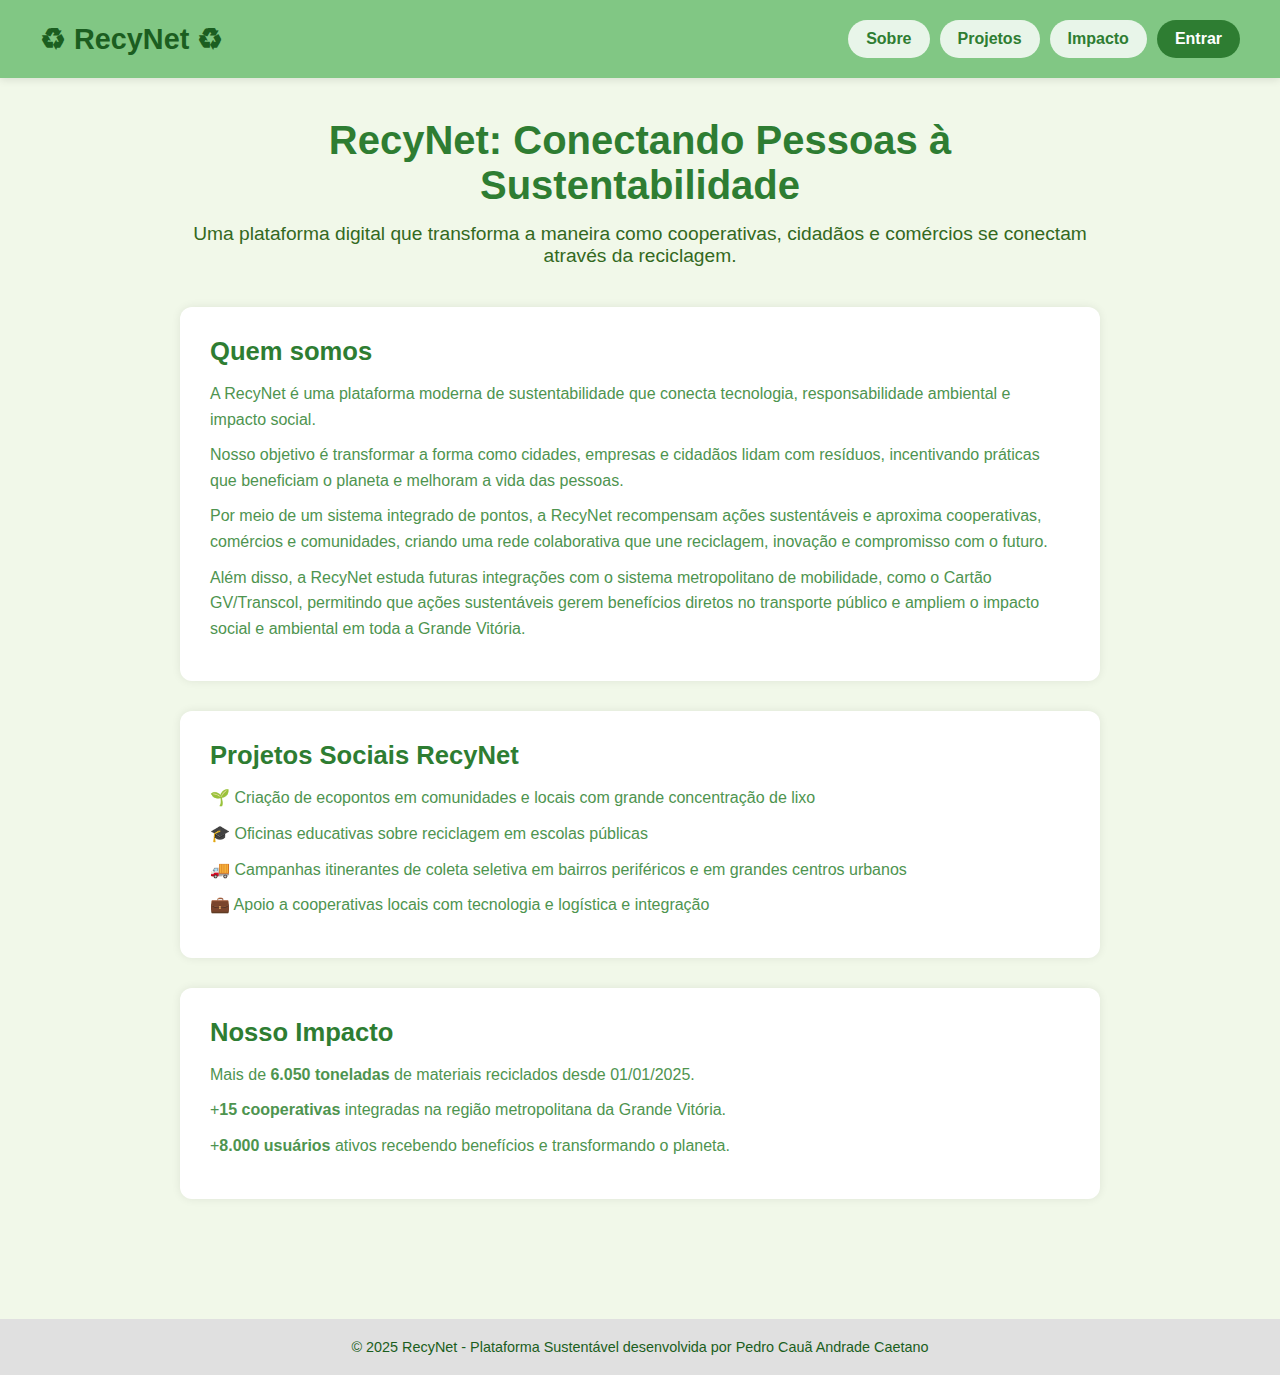
<file: index.html>
<!DOCTYPE html>
<html lang="pt-br">
<head>
  <meta charset="UTF-8" />
  <meta name="viewport" content="width=device-width, initial-scale=1.0" />
  <title>RecyNet - Plataforma Sustentável</title>
  <link rel="stylesheet" href="index.css" />
</head>
<body>
  <nav class="navbar">
    <div class="logo">♻ RecyNet ♻</div>
    <div class="menu-centro">
      <a href="#sobre" class="botao">Sobre</a>
      <a href="#projetos" class="botao">Projetos</a>
      <a href="#impacto" class="botao">Impacto</a>
      <a href="recynet.html" class="botao ativo">Entrar</a>
    </div>
  </nav>

  <main class="home-container">
    <section class="apresentacao">
      <h1>RecyNet: Conectando Pessoas à Sustentabilidade</h1>
      <p>Uma plataforma digital que transforma a maneira como cooperativas, cidadãos e comércios se conectam através da reciclagem.</p>
    </section>

    <section id="sobre" class="sobre">
      <h2>Quem somos</h2>
      <p>A RecyNet é uma plataforma moderna de sustentabilidade que conecta tecnologia, responsabilidade ambiental e impacto social.</p>
      <p>Nosso objetivo é transformar a forma como cidades, empresas e cidadãos lidam com resíduos, incentivando práticas que beneficiam o planeta e melhoram a vida das pessoas.</p>
      <p>Por meio de um sistema integrado de pontos, a RecyNet recompensam ações sustentáveis e aproxima cooperativas, comércios e comunidades, criando uma rede colaborativa que une reciclagem, inovação e compromisso com o futuro.</p>
      <p>Além disso, a RecyNet estuda futuras integrações com o sistema metropolitano de mobilidade, como o Cartão GV/Transcol, permitindo que ações sustentáveis gerem benefícios diretos no transporte público e ampliem o impacto social e ambiental em toda a Grande Vitória.</p>
    </section>

    <section id="projetos" class="projetos">
      <h2>Projetos Sociais RecyNet</h2>
      <ul>
        <li>🌱 Criação de ecopontos em comunidades e locais com grande concentração de lixo</li>
        <li>🎓 Oficinas educativas sobre reciclagem em escolas públicas</li>
        <li>🚚 Campanhas itinerantes de coleta seletiva em bairros periféricos e em grandes centros urbanos</li>
        <li>💼 Apoio a cooperativas locais com tecnologia e logística e integração</li>
      </ul>
    </section>

    <section id="impacto" class="impacto">
      <h2>Nosso Impacto</h2>
      <p>Mais de <strong>6.050 toneladas</strong> de materiais reciclados desde 01/01/2025.</p>
      <p>+<strong>15 cooperativas</strong> integradas na região metropolitana da Grande Vitória.</p>
      <p>+<strong>8.000 usuários</strong> ativos recebendo benefícios e transformando o planeta.</p>
    </section>
  </main>

  <footer>
    <p>© 2025 RecyNet - Plataforma Sustentável desenvolvida por Pedro Cauã Andrade Caetano</p>
  </footer>
</body>

</html>
</file>
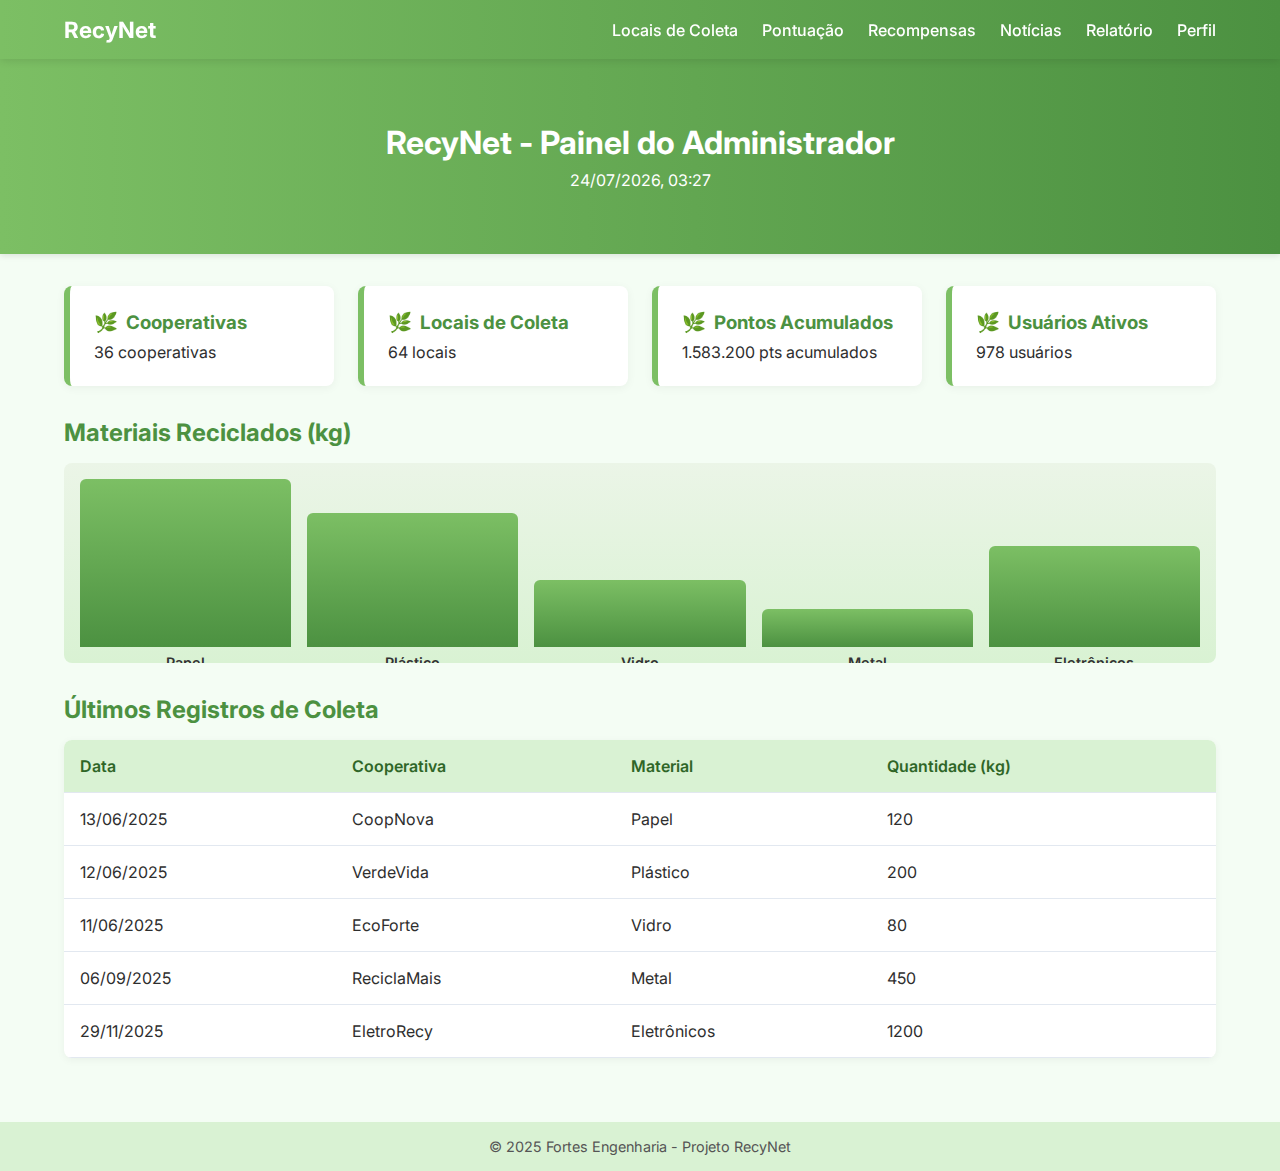
<file: admin.html>
<!DOCTYPE html>
<html lang="pt-br">
<head>
  <meta charset="UTF-8" />
  <meta name="viewport" content="width=device-width, initial-scale=1.0"/>
  <title>RecyNet - Painel Admin</title>
  <link rel="stylesheet" href="admin.css" />
  <link href="https://fonts.googleapis.com/css2?family=Inter:wght@400;600;700&display=swap" rel="stylesheet" />
</head>
<body>

<nav class="navbar">
  <div class="container nav-container">
    <h2 class="nav-logo">RecyNet</h2>
    <button class="menu-toggle" id="menuToggle">☰</button>
    <ul class="nav-links" id="navLinks">
      <li><a href="locais.html">Locais de Coleta</a></li>
      <li><a href="pontuacao.html">Pontuação</a></li>
      <li><a href="recompensas.html">Recompensas</a></li>
      <li><a href="noticias.html">Notícias</a></li>
      <li><a href="relatorio.html">Relatório</a></li>
      <li><a href="perfil-admin.html">Perfil</a></li>
    </ul>
  </div>
</nav>

  <header class="header">
    <div class="container">
      <h1>RecyNet - Painel do Administrador</h1>
      <p>Bem-vindo, admin@fortes.com.br</p>
    </div>
  </header>

  <main class="container">
    <!-- Indicadores principais -->
    <section class="cards">
      <div class="card">
        <h3>Cooperativas</h3>
        <p>--</p>
      </div>
      <div class="card">
        <h3>Locais de Coleta</h3>
        <p>--</p>
      </div>
      <div class="card">
        <h3>Pontos Acumulados</h3>
        <p>--</p>
      </div>
      <div class="card">
        <h3>Usuários Ativos</h3>
        <p>--</p>
      </div>
    </section>

    <!-- Gráfico de reciclagem -->
    <section class="grafico">
      <h2>Materiais Reciclados (kg)</h2>
      <div class="bar-chart">
        <div class="bar"><span>Papel</span></div>
        <div class="bar"><span>Plástico</span></div>
        <div class="bar"><span>Vidro</span></div>
        <div class="bar"><span>Metal</span></div>
        <div class="bar"><span>Eletrônico</span></div>

      </div>
    </section>

    <!-- Tabela de atividades -->
    <section class="tabela-relatorio">
      <h2>Últimos Registros de Coleta</h2>
      <table>
        <thead>
          <tr>
            <th>Data</th>
            <th>Cooperativa</th>
            <th>Material</th>
            <th>Quantidade (kg)</th>
          </tr>
        </thead>
        <tbody>
          <tr>
            <td>13/06/2025</td>
            <td>CoopNova</td>
            <td>Papel</td>
            <td>120</td>
          </tr>
          <tr>
            <td>12/06/2025</td>
            <td>VerdeVida</td>
            <td>Plástico</td>
            <td>200</td>
          </tr>
          <tr>
            <td>11/06/2025</td>
            <td>EcoForte</td>
            <td>Vidro</td>
            <td>80</td>
          </tr>
          <tr>
            <td>06/09/2025</td>
            <td>ReciclaMais</td>
            <td>Metal</td>
            <td>450</td>
          </tr>
          <tr>
            <td>29/11/2025</td>
            <td>EletroRecy</td>
            <td>Eletrônicos</td>
            <td>1200</td>
          </tr>
        </tbody>
      </table>
    </section>
  </main>

  <footer>
    <p>© 2025 Fortes Engenharia - Projeto RecyNet</p>
  </footer>

  <script src="admin.js"></script>
</body>
</html>
</file>
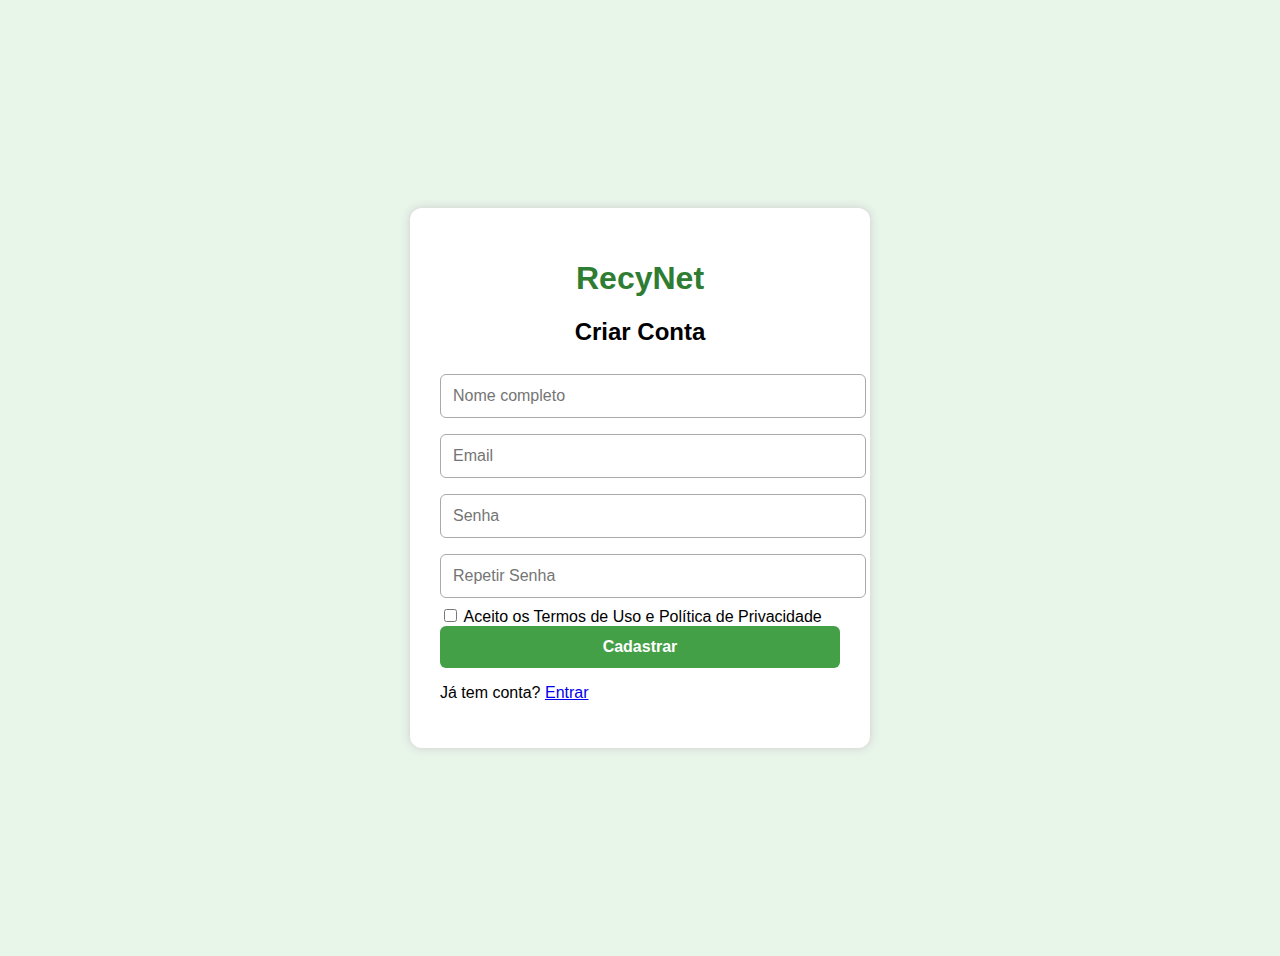
<file: cadastro.html>
<!DOCTYPE html>
<html lang="pt-br">
<head>
  <meta charset="UTF-8">
  <title>RecyNet - Cadastro</title>
  <link rel="stylesheet" href="cadastro.css">
</head>
<body>
  <div class="cadastro-container">
    <h1>RecyNet</h1>
    <h2>Criar Conta</h2>
    <form>
      <input type="text" placeholder="Nome completo" required>
      <input type="email" placeholder="Email" required>
      <input type="password" placeholder="Senha" required>
      <input type="password" placeholder="Repetir Senha" required>
      <label><input type="checkbox" required> Aceito os Termos de Uso e Política de Privacidade</label>
      <button type="submit">Cadastrar</button>
    </form>
    <p>Já tem conta? <a href="cooperado.html">Entrar</a></p>
  </div>
</body>
</html>
</file>
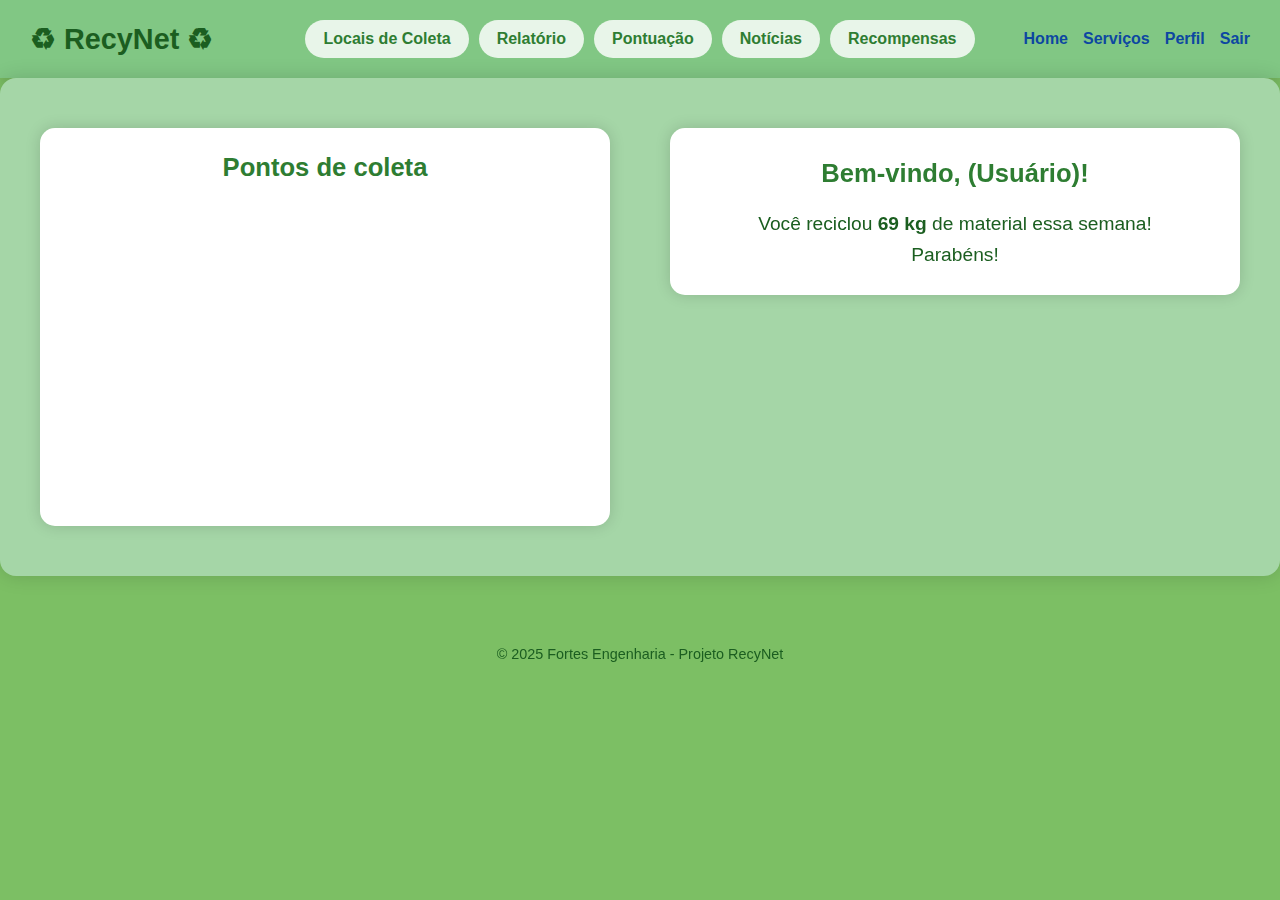
<file: cooperado.html>
<!DOCTYPE html>
<html lang="pt-br">
<head>
  <meta charset="UTF-8" />
  <meta name="viewport" content="width=device-width, initial-scale=1.0" />
  <title>RecyNet - Cooperado</title>
  <link rel="stylesheet" href="cooperado.css" />
</head>
<body>

  <!-- Navbar -->
  <nav class="navbar">
    <div class="logo">♻ RecyNet ♻</div>

    <div class="menu-centro">
      <a href="locais.html" class="botao">Locais de Coleta</a>
      <a href="relatorio.html" class="botao">Relatório</a>
      <a href="pontuacao.html" class="botao">Pontuação</a>
      <a href="noticias.html" class="botao">Notícias</a>
      <a href="recompensas.html" class="botao">Recompensas</a>
    </div>

    <div class="menu-direita">
      <a href="cooperado.html">Home</a>
      <a href="servicos.html">Serviços</a>
      <a href="perfil.html">Perfil</a>
      <a href="recynet.html">Sair</a>
    </div>
  </nav>

  <!-- Conteúdo Principal -->
  <main>
    <div class="boas-vindas">
      
      <!-- Bloco com Mapa -->
      <div class="mapa-container">
        <h2>Pontos de coleta</h2>
        <iframe
          src="https://www.google.com/maps/embed?pb=!1m18!1m12!1m3!1d3761.3021400004016!2d-40.31662482579249!3d-20.210083243480797!2m3!1f0!2f0!3f0!3m2!1i1024!2i768!4f13.1!3m3!1m2!1s0xb817bfa364b607%3A0xd7ed741740ed1065!2sR.%20Jos%C3%A9%20do%20Patroc%C3%ADnio%2C%2056%20-%20Maru%C3%ADpe%2C%20Vit%C3%B3ria%20-%20ES%2C%2029020-100!5e0!3m2!1spt-BR!2sbr!4v1718142697260!5m2!1spt-BR!2sbr"
          width="100%" height="250" style="border:0;" allowfullscreen=""
          loading="lazy" referrerpolicy="no-referrer-when-downgrade"></iframe>
      </div>

      <!-- Boas-vindas -->
      <div class="info-container">
        <h2>Bem-vindo, (Usuário)!</h2>
        <p>Você reciclou <strong>69 kg</strong> de material essa semana!<br />Parabéns!</p>
      </div>

    </div>
  </main>

  <!-- Rodapé -->
  <footer>
    <p>© 2025 Fortes Engenharia - Projeto RecyNet</p>
  </footer>

  <!-- Script de botão ativo automático -->
  <script>
    const paginaAtual = window.location.pathname.split("/").pop();
    document.querySelectorAll('.botao').forEach(link => {
      if (link.getAttribute("href") === paginaAtual) {
        link.classList.add("ativo");
      }
    });
  </script>
</body>
</html>
</file>
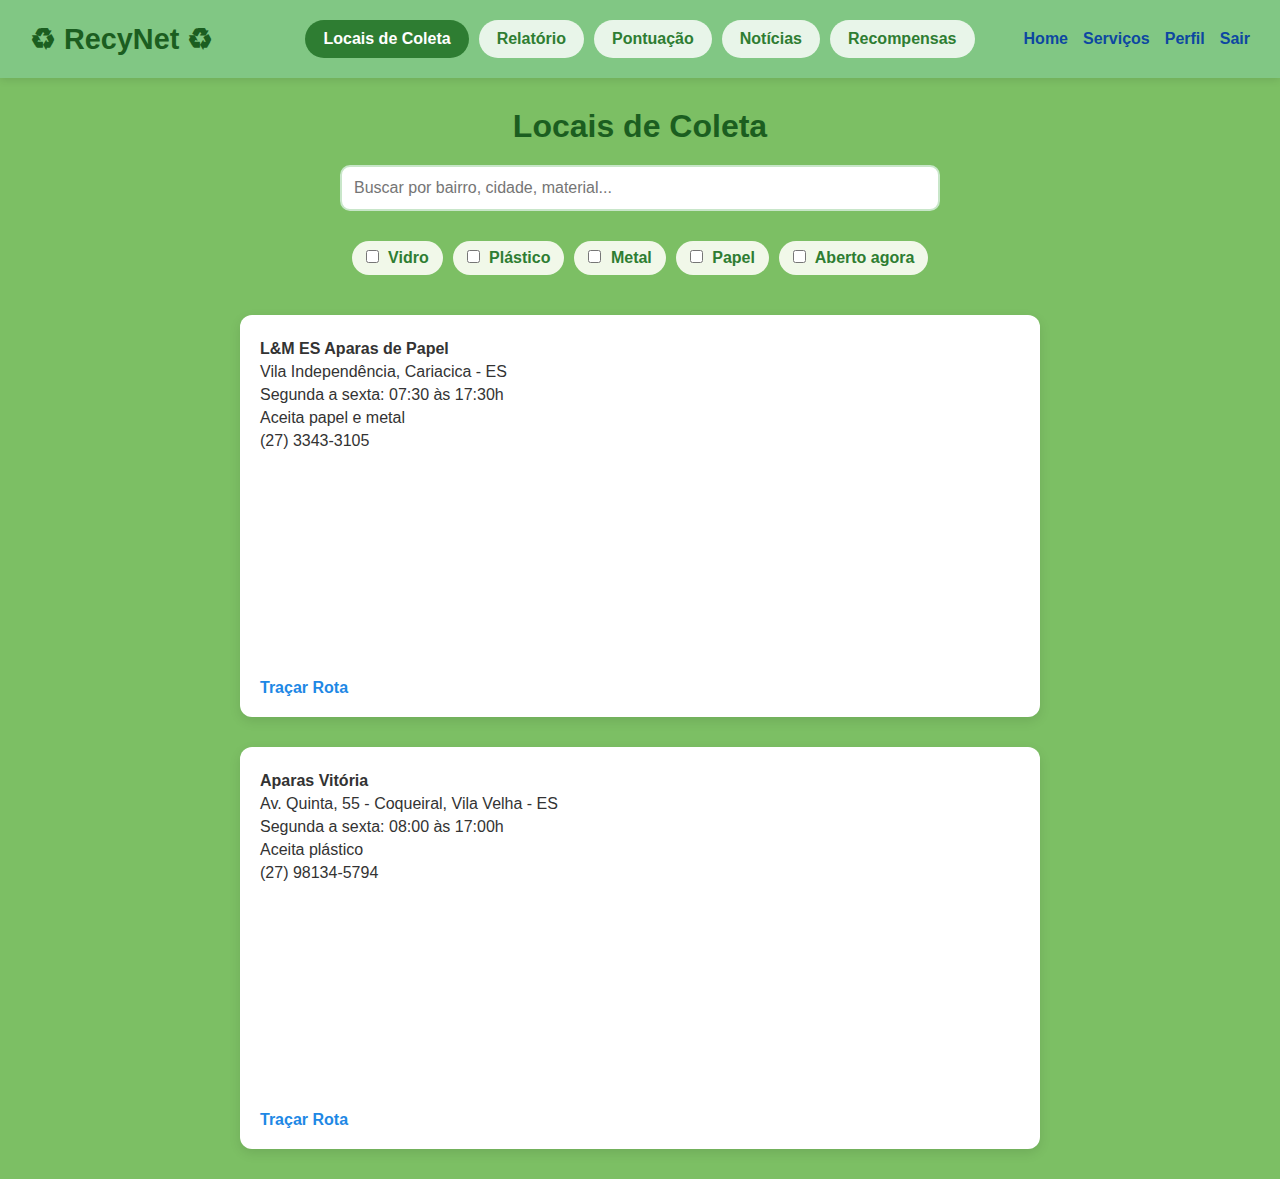
<file: locais.html>
<!DOCTYPE html>
<html lang="pt-br">
<head>
  <meta charset="UTF-8">
  <meta name="viewport" content="width=device-width, initial-scale=1.0">
  <title>RecyNet - Locais de Coleta</title>
  <link rel="stylesheet" href="locais.css">
</head>
<body>

  <nav class="navbar">
    <div class="logo">♻ RecyNet ♻</div>

    <div class="menu-centro">
      <a href="locais.html" class="botao ativo">Locais de Coleta</a>
      <a href="relatorio.html" class="botao">Relatório</a>
      <a href="pontuacao.html" class="botao">Pontuação</a>
      <a href="noticias.html" class="botao">Notícias</a>
      <a href="recompensas.html" class="botao">Recompensas</a>
    </div>

    <div class="menu-direita">
      <a href="cooperado.html">Home</a>
      <a href="servicos.html">Serviços</a>
      <a href="perfil.html">Perfil</a>
      <a href="recynet.html">Sair</a>
    </div>
  </nav>

  <header>
    <h1>Locais de Coleta</h1>
  </header>

  <input type="search" placeholder="Buscar por bairro, cidade, material...">

  <div class="filtros">
    <label><input type="checkbox"> Vidro</label>
    <label><input type="checkbox"> Plástico</label>
    <label><input type="checkbox"> Metal</label>
    <label><input type="checkbox"> Papel</label>
    <label><input type="checkbox"> Aberto agora</label>
  </div>

  <div class="local">
    <p><strong>L&M ES Aparas de Papel</strong></p>
    <p>Vila Independência, Cariacica - ES</p>
    <p>Segunda a sexta: 07:30 às 17:30h</p>
    <p>Aceita papel e metal</p>
    <p>(27) 3343-3105</p>
    <iframe src="https://www.google.com/maps/embed?pb=!1m18!1m12!1m3!1d3760.832747670231!2d-40.295327585095305!3d-20.223562786418334!2m3!1f0!2f0!3f0!3m2!1i1024!2i768!4f13.1!3m3!1m2!1s0xb9c6b123!2sL%26M%20ES%20Aparas!5e0!3m2!1spt-BR!2sbr!4v1718123910704" width="100%" height="200" style="border:0;" allowfullscreen="" loading="lazy" referrerpolicy="no-referrer-when-downgrade"></iframe>
    <a href="https://www.google.com/maps/dir/?api=1&destination=L%26M+ES+Aparas+de+Papel" target="_blank">Traçar Rota</a>
  </div>

  <div class="local">
    <p><strong>Aparas Vitória</strong></p>
    <p>Av. Quinta, 55 - Coqueiral, Vila Velha - ES</p>
    <p>Segunda a sexta: 08:00 às 17:00h</p>
    <p>Aceita plástico</p>
    <p>(27) 98134-5794</p>
    <iframe src="https://www.google.com/maps/embed?pb=!1m18!1m12!1m3!1d3760.9!2d-40.280000!3d-20.225000!2m3!1f0!2f0!3f0!3m2!1i1024!2i768!4f13.1!3m3!1m2!1s0xb9c6c999!2sAparas%20Vit%C3%B3ria!5e0!3m2!1spt-BR!2sbr!4v1718123999999" width="100%" height="200" style="border:0;" allowfullscreen="" loading="lazy" referrerpolicy="no-referrer-when-downgrade"></iframe>
    <a href="https://www.google.com/maps/dir/?api=1&destination=Aparas+Vit%C3%B3ria" target="_blank">Traçar Rota</a>
  </div>

  <script src="locais.js"></script>
</body>
</html>
</file>
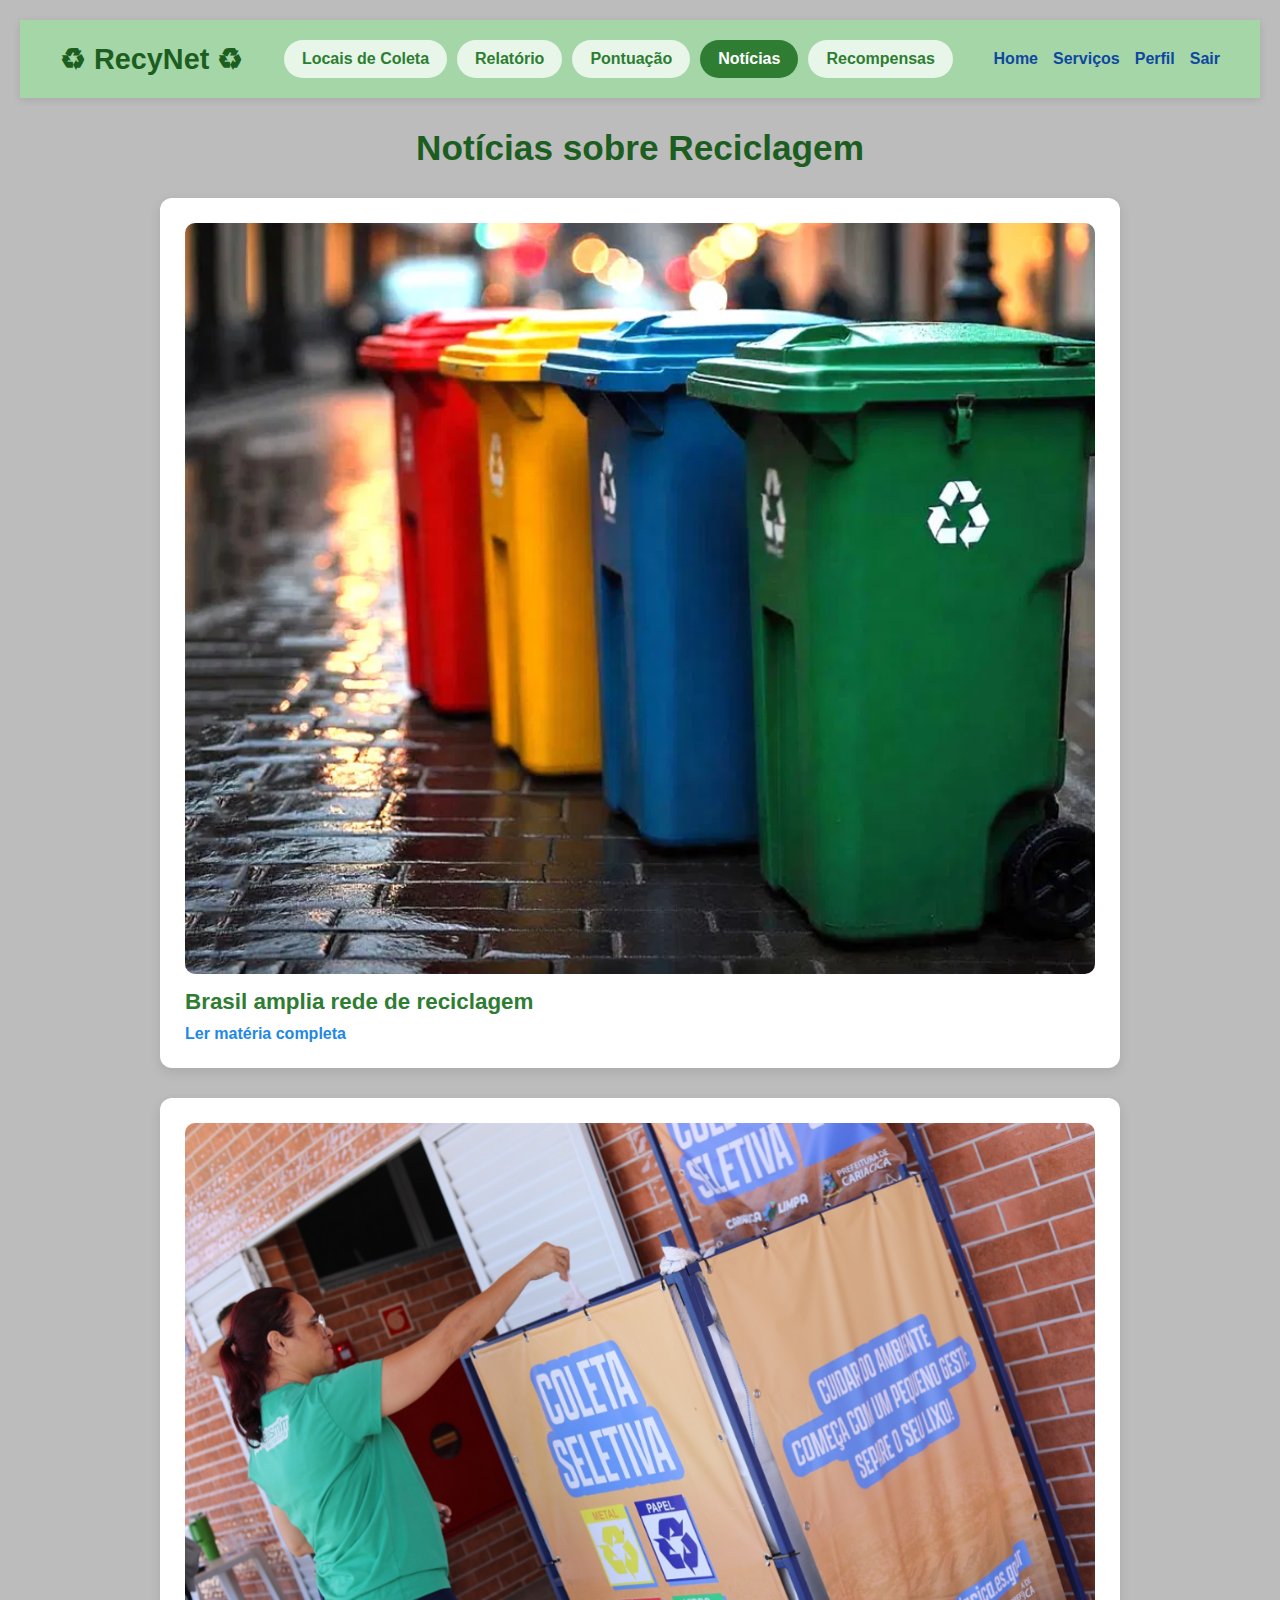
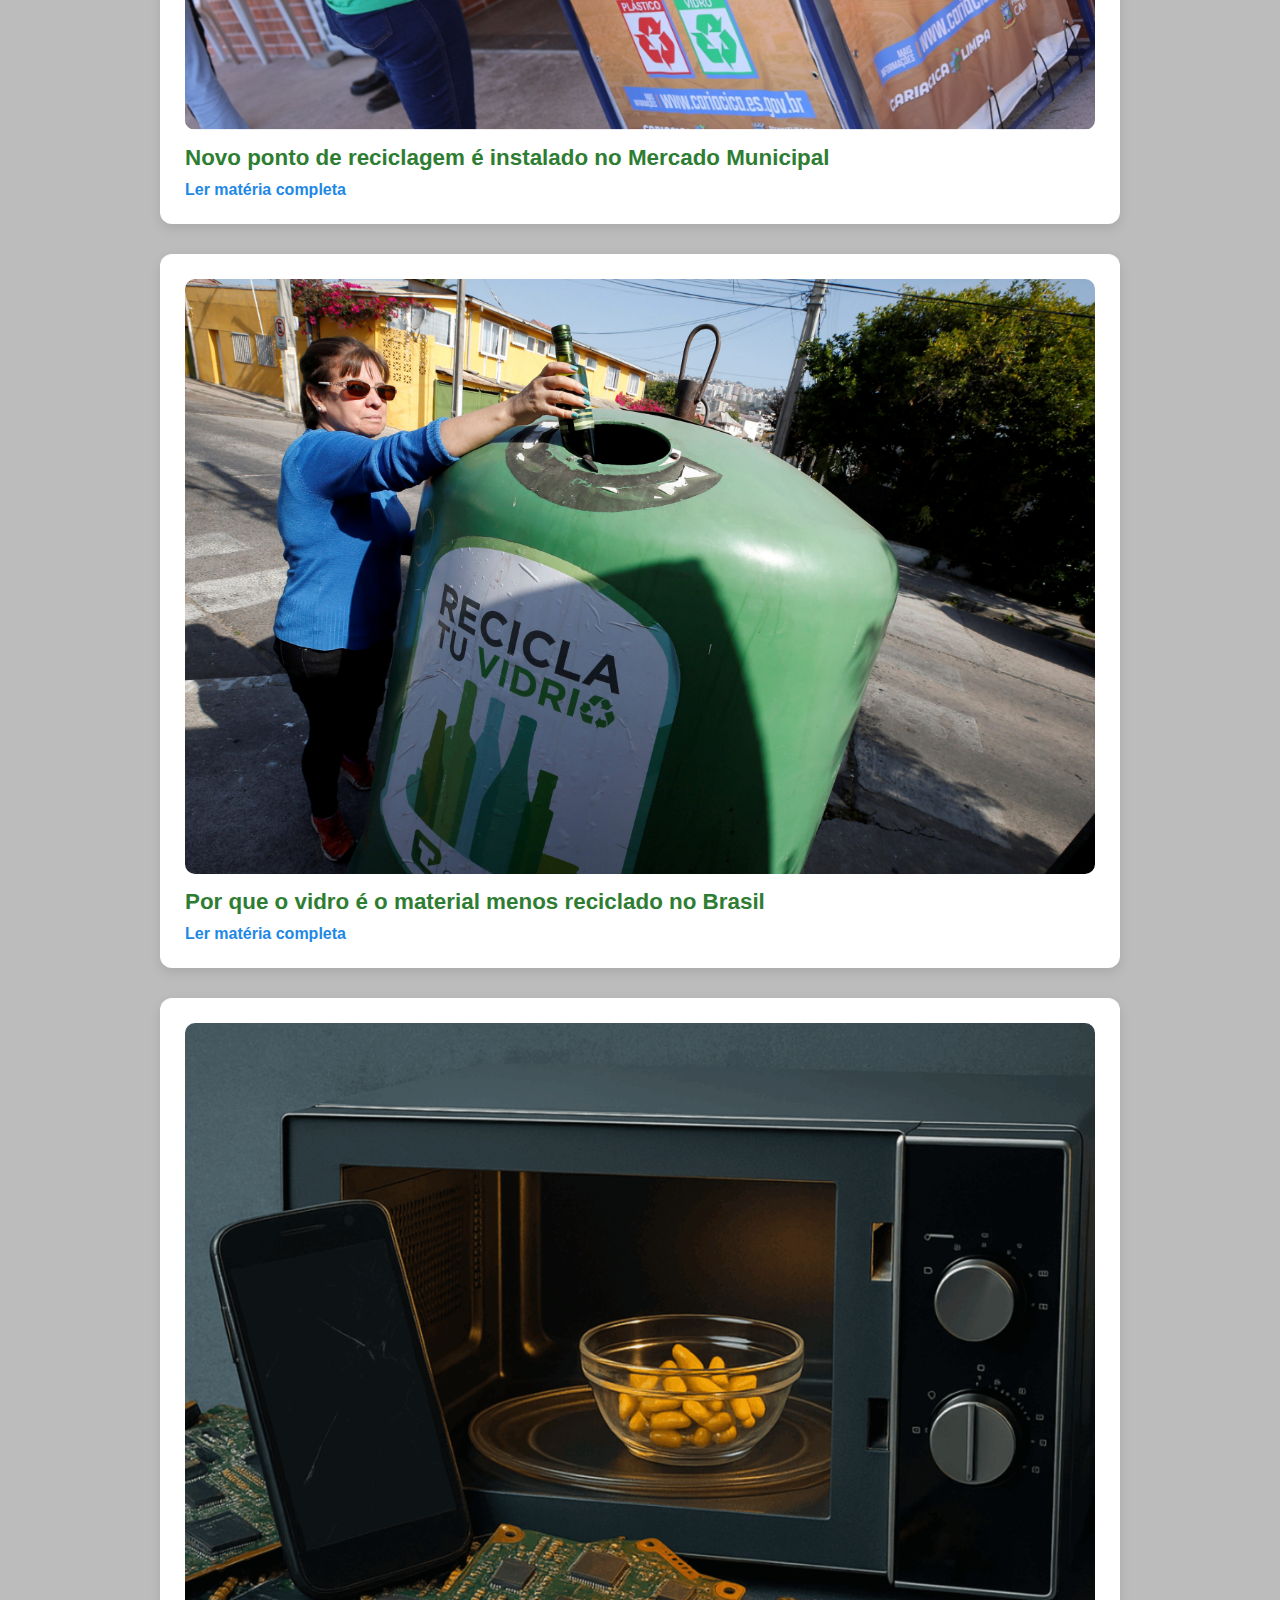
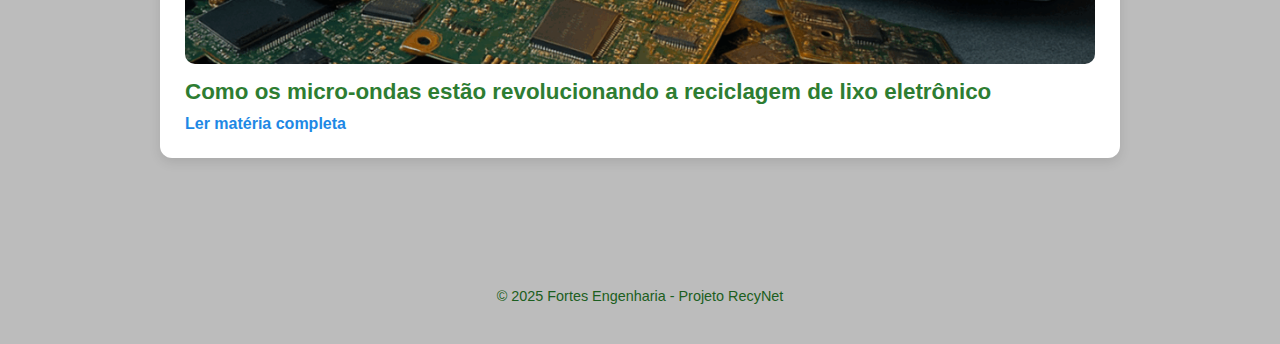
<file: noticias.html>
<!DOCTYPE html>
<html lang="pt-br">
<head>
  <meta charset="UTF-8">
  <title>Notícias</title>
  <link rel="stylesheet" href="noticias.css">
</head>
<body>
  <nav class="navbar">
    <div class="logo">♻ RecyNet ♻</div>
    <div class="menu-centro">
      <a href="locais.html" class="botao">Locais de Coleta</a>
      <a href="relatorio.html" class="botao">Relatório</a>
      <a href="pontuacao.html" class="botao">Pontuação</a>
      <a href="noticias.html" class="botao ativo">Notícias</a>
      <a href="recompensas.html" class="botao">Recompensas</a>
    </div>
    <div class="menu-direita">
      <a href="cooperado.html">Home</a>
      <a href="servicos.html">Serviços</a>
      <a href="perfil.html">Perfil</a>
      <a href="recynet.html">Sair</a>
    </div>
  </nav>

  <main>
    <h1 class="titulo">Notícias sobre Reciclagem</h1>

  <article class="local">
    <img src="freepik-reciclagem-capa-1.png" alt="Reciclagem no Brasil" />
    <h2>Brasil amplia rede de reciclagem</h2>
    <p><a href="https://www.techshake.com/brasil-amplia-rede-de-reciclagem-de-eletronicos-e-alerta-para-descarte-irregular/" target="_blank">Ler matéria completa</a></p>
  </article>

  <article class="local">
    <img src="cariacicia.png" alt="Ponto de reciclagem no Mercado Municipal" />
    <h2>Novo ponto de reciclagem é instalado no Mercado Municipal</h2>
    <p><a href="https://www.cariacica.es.gov.br/noticias/75802/novo-ponto-de-reciclagem-e-instalado-no-mercado-municipal-e-comerciantes-aprovam-iniciativa" target="_blank">Ler matéria completa</a></p>
  </article>

  <article class="local">
    <img src="recicla vidro.png" alt="Garrafas de vidro" />
    <h2>Por que o vidro é o material menos reciclado no Brasil</h2>
    <p><a href="https://www.nexojornal.com.br/externo/2024/06/30/por-que-o-vidro-e-o-material-menos-reciclado-no-brasil" target="_blank">Ler matéria completa</a></p>
  </article>

  <article class="local">
    <img src="microondas.png" alt="Micro-ondas reciclando lixo eletrônico" />
    <h2>Como os micro-ondas estão revolucionando a reciclagem de lixo eletrônico</h2>
    <p><a href="https://clickpetroleoegas.com.br/transformando-lixo-em-tesouro-como-os-micro-ondas-estao-revolucionando-a-reciclagem-de-lixo-eletronico-flpc96/" target="_blank">Ler matéria completa</a></p>
  </article>
</main>


  <footer>
    <p>© 2025 Fortes Engenharia - Projeto RecyNet</p>
  </footer>
</body>
</html>
</file>
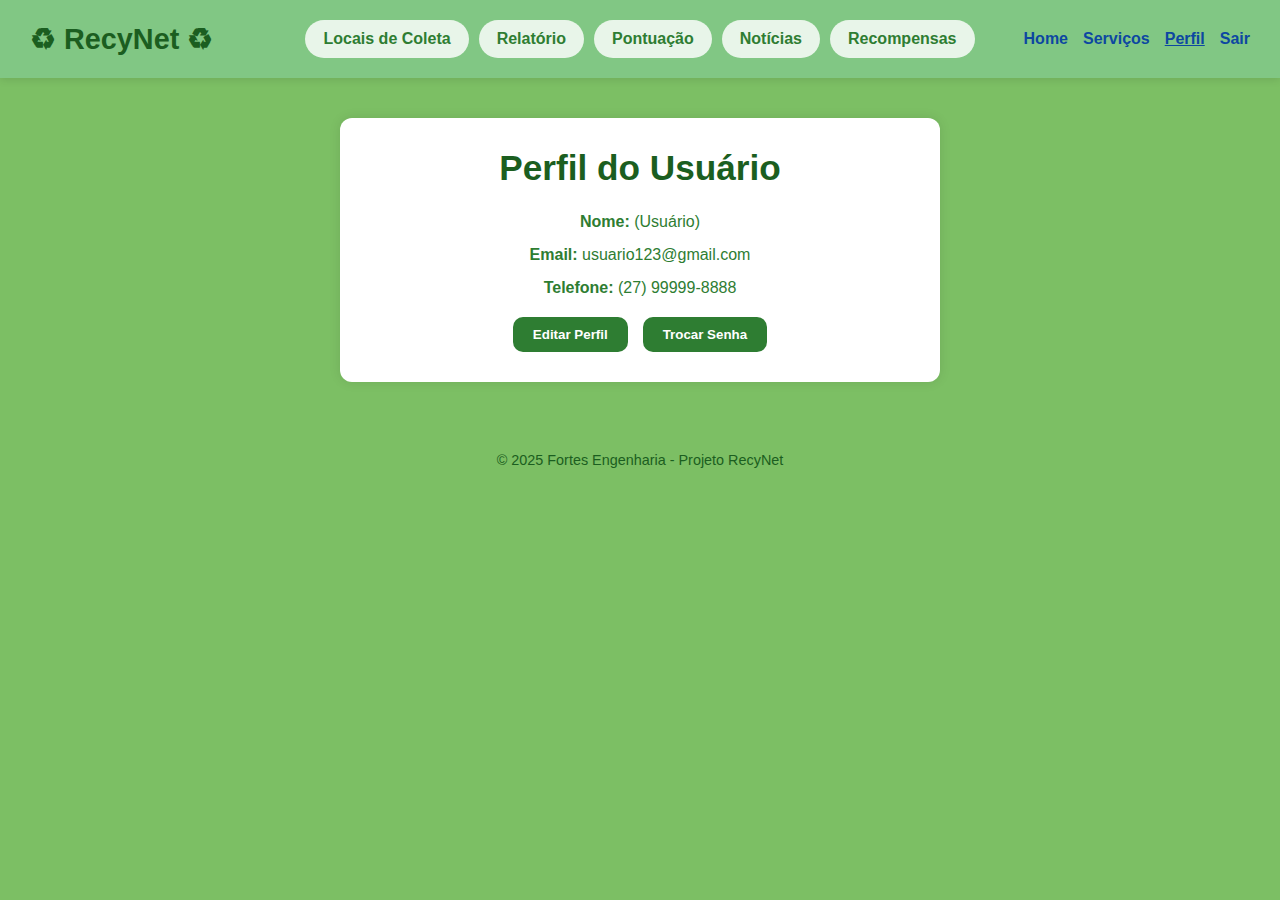
<file: perfil.html>
<!DOCTYPE html>
<html lang="pt-br">
<head>
  <meta charset="UTF-8" />
  <meta name="viewport" content="width=device-width, initial-scale=1.0" />
  <title>RecyNet - Perfil</title>
  <link rel="stylesheet" href="perfil.css" />
</head>
<body>
  <!-- Navbar -->
  <nav class="navbar">
    <div class="logo">♻ RecyNet ♻</div>
    <div class="menu-centro">
      <a href="locais.html" class="botao">Locais de Coleta</a>
      <a href="relatorio.html" class="botao">Relatório</a>
      <a href="pontuacao.html" class="botao">Pontuação</a>
      <a href="noticias.html" class="botao">Notícias</a>
      <a href="recompensas.html" class="botao">Recompensas</a>
    </div>
    <div class="menu-direita">
      <a href="cooperado.html">Home</a>
      <a href="servicos.html">Serviços</a>
      <a href="perfil.html" class="botao ativo">Perfil</a>
      <a href="recynet.html">Sair</a>
    </div>
  </nav>

  <!-- Perfil -->
  <main class="perfil-container">
    <div class="card-perfil">
      <h1 class="titulo">Perfil do Usuário</h1>
      <p class="info"><strong>Nome:</strong> (Usuário)</p>
      <p class="info"><strong>Email:</strong> usuario123@gmail.com</p>
      <p class="info"><strong>Telefone:</strong> (27) 99999-8888</p>

      <div class="botoes">
        <button class="botao-acao">Editar Perfil</button>
        <button class="botao-acao">Trocar Senha</button>
      </div>
    </div>
  </main>

  <footer>
    <p>© 2025 Fortes Engenharia - Projeto RecyNet</p>
  </footer>
</body>
</html>
</file>
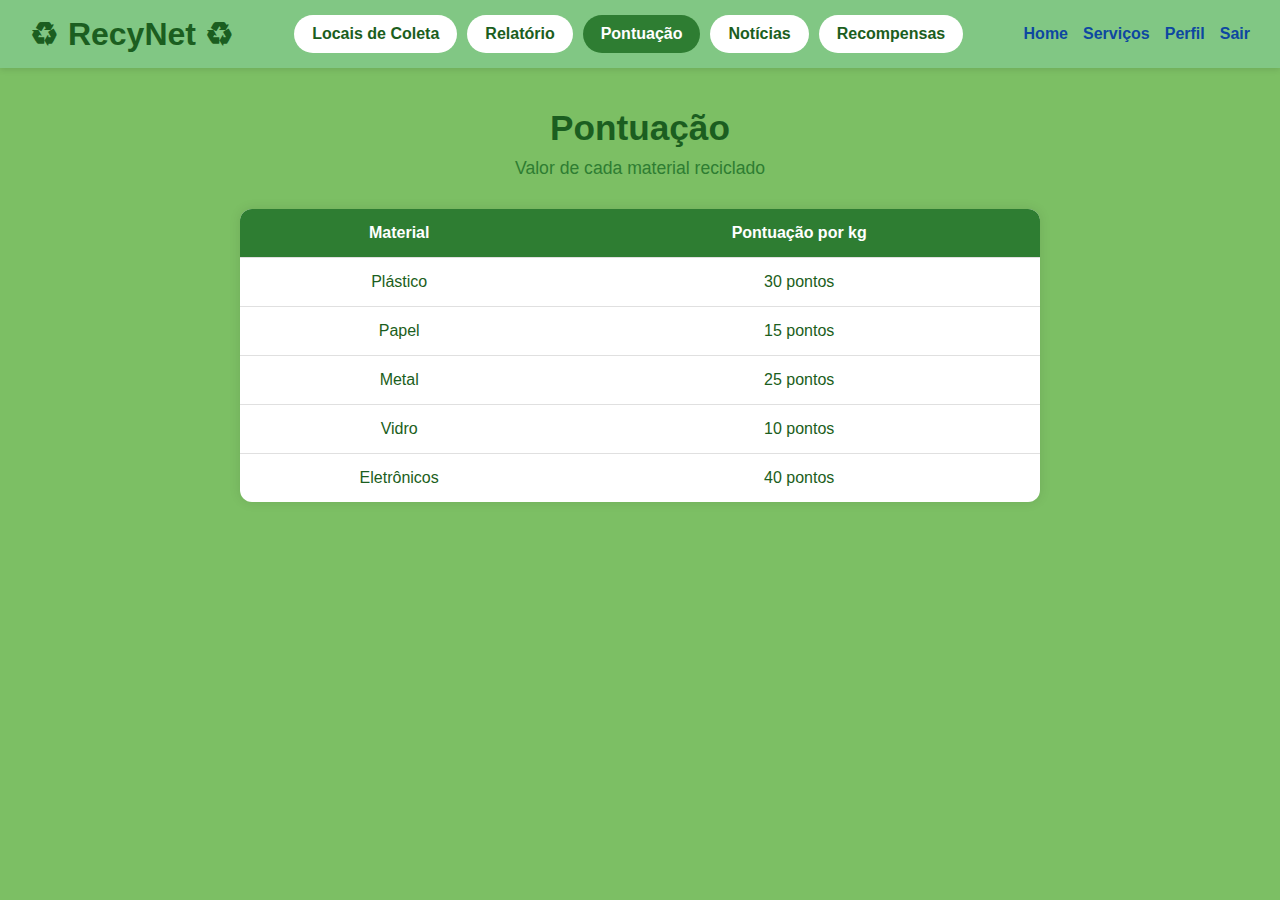
<file: pontuacao.html>
<!DOCTYPE html>
<html lang="pt-br">
<head>
  <meta charset="UTF-8">
  <title>Pontuação e Relatório</title>
  <link rel="stylesheet" href="pontuacao.css">
</head>
<body>
  <nav class="navbar">
    <div class="logo">♻ RecyNet ♻</div>
    <div class="menu-centro">
      <a href="locais.html" class="botao">Locais de Coleta</a>
      <a href="relatorio.html" class="botao">Relatório</a>
      <a href="pontuacao.html" class="botao ativo">Pontuação</a>
      <a href="noticias.html" class="botao">Notícias</a>
      <a href="recompensas.html" class="botao">Recompensas</a>
    </div>
    <div class="menu-direita">
      <a href="cooperado.html">Home</a>
      <a href="servicos.html">Serviços</a>
      <a href="perfil.html">Perfil</a>
      <a href="recynet.html">Sair</a>
    </div>
  </nav>

  <main>
    <h1 class="titulo">Pontuação</h1>
    <p class="subtitulo">Valor de cada material reciclado</p>

    <div class="tabela-container">
      <table class="tabela-materiais">
        <thead>
          <tr>
            <th>Material</th>
            <th>Pontuação por kg</th>
          </tr>
        </thead>
        <tbody>
          <tr>
            <td>Plástico</td>
            <td>30 pontos</td>
          </tr>
          <tr>
            <td>Papel</td>
            <td>15 pontos</td>
          </tr>
          <tr>
            <td>Metal</td>
            <td>25 pontos</td>
          </tr>
          <tr>
            <td>Vidro</td>
            <td>10 pontos</td>
          </tr>
          <tr>
            <td>Eletrônicos</td>
            <td>40 pontos</td>
          </tr>
        </tbody>
      </table>
    </div>
  </main>
</body>
</html>
</file>
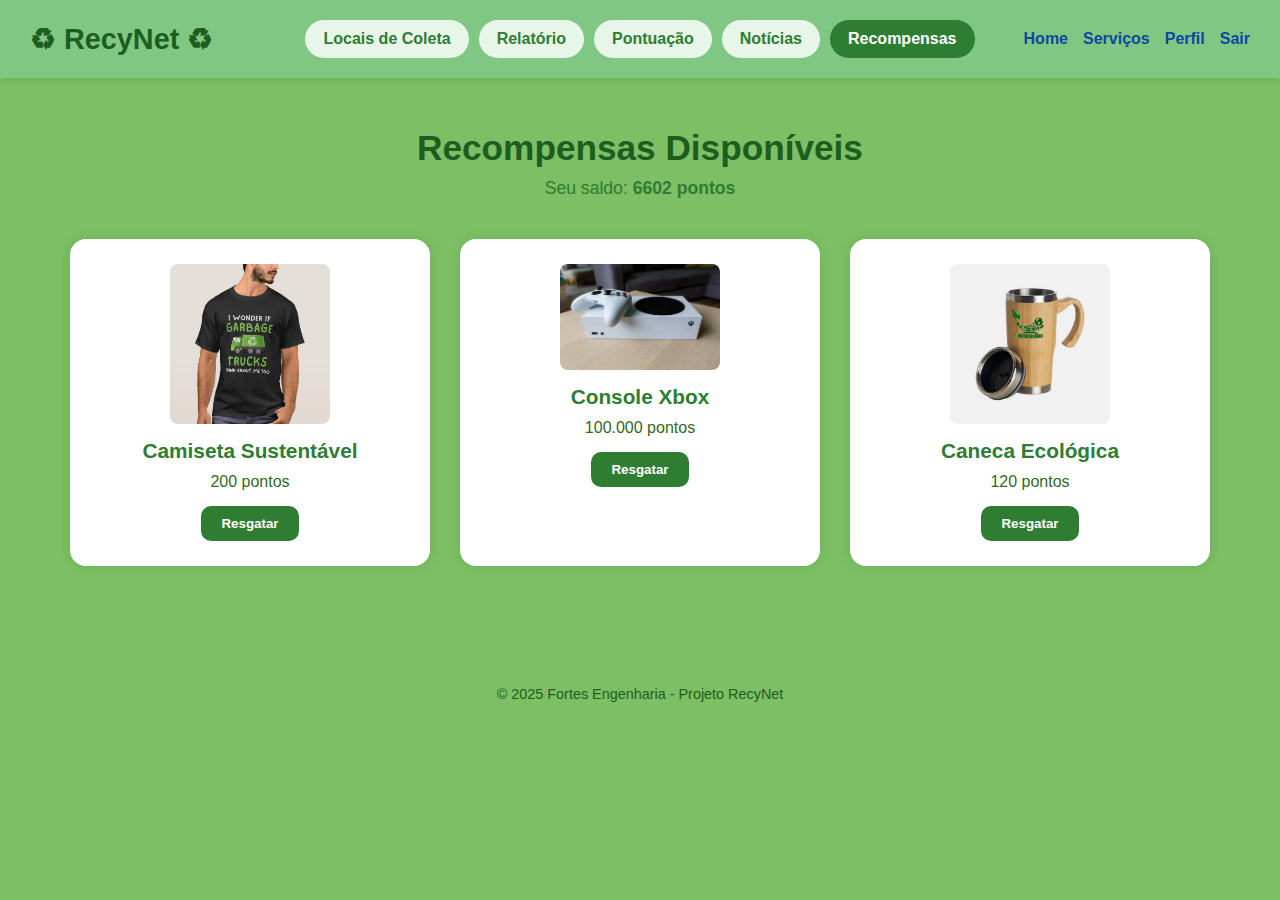
<file: recompensas.html>
<!DOCTYPE html>
<html lang="pt-br">
<head>
  <meta charset="UTF-8" />
  <meta name="viewport" content="width=device-width, initial-scale=1.0" />
  <title>RecyNet - Recompensas</title>
  <link rel="stylesheet" href="recompensas.css" />
</head>
<body>

  <!-- Navbar -->
  <nav class="navbar">
    <div class="logo">♻ RecyNet ♻</div>

    <div class="menu-centro">
      <a href="locais.html" class="botao">Locais de Coleta</a>
      <a href="relatorio.html" class="botao">Relatório</a>
      <a href="pontuacao.html" class="botao">Pontuação</a>
      <a href="noticias.html" class="botao">Notícias</a>
      <a href="recompensas.html" class="botao ativo">Recompensas</a>
    </div>

    <div class="menu-direita">
      <a href="cooperado.html">Home</a>
      <a href="servicos.html">Serviços</a>
      <a href="perfil.html">Perfil</a>
      <a href="recynet.html">Sair</a>
    </div>
  </nav>

  <!-- Conteúdo principal -->
  <main>
    <h1 class="titulo">Recompensas Disponíveis</h1>
    <p class="saldo">Seu saldo: <strong>6602 pontos</strong></p>

    <div class="recompensas-grid">
      <div class="recompensa-card">
        <img src="camiseta sustentavel.png" alt="Camiseta Sustentável">
        <h2>Camiseta Sustentável</h2>
        <p>200 pontos</p>
        <button onclick="resgatar('Camiseta Sustentável', 200)">Resgatar</button>
      </div>

      <div class="recompensa-card">
        <img src="xbox series s.png" alt="Console Xbox">
        <h2>Console Xbox</h2>
        <p>100.000 pontos</p>
        <button onclick="resgatar('Console Xbox', 100000)">Resgatar</button>
      </div>

      <div class="recompensa-card">
        <img src="caneca-ecologica-personalizada.png" alt="Caneca Ecológica">
        <h2>Caneca Ecológica</h2>
        <p>120 pontos</p>
        <button onclick="resgatar('Caneca Ecológica', 120)">Resgatar</button>
      </div>
    </div>
  </main>

  <!-- Rodapé -->
  <footer>
    <p>© 2025 Fortes Engenharia - Projeto RecyNet</p>
  </footer>

  <!-- Script -->
  <script>
    const paginaAtual = window.location.pathname.split("/").pop();
    document.querySelectorAll('.botao').forEach(link => {
      if (link.getAttribute("href") === paginaAtual) {
        link.classList.add("ativo");
      }
    });

    function resgatar(item, custo) {
      const saldoAtual = 6602;
      if (custo > saldoAtual) {
        alert("Você não tem pontos suficientes para resgatar " + item + ".");
      } else {
        const confirmar = confirm("Deseja realmente resgatar " + item + " por " + custo + " pontos?");
        if (confirmar) {
          alert("Parabéns! Você resgatou: " + item + ". Seu novo saldo será: " + (saldoAtual - custo) + " pontos.");
        }
      }
    }
  </script>
</body>
</html>
</file>
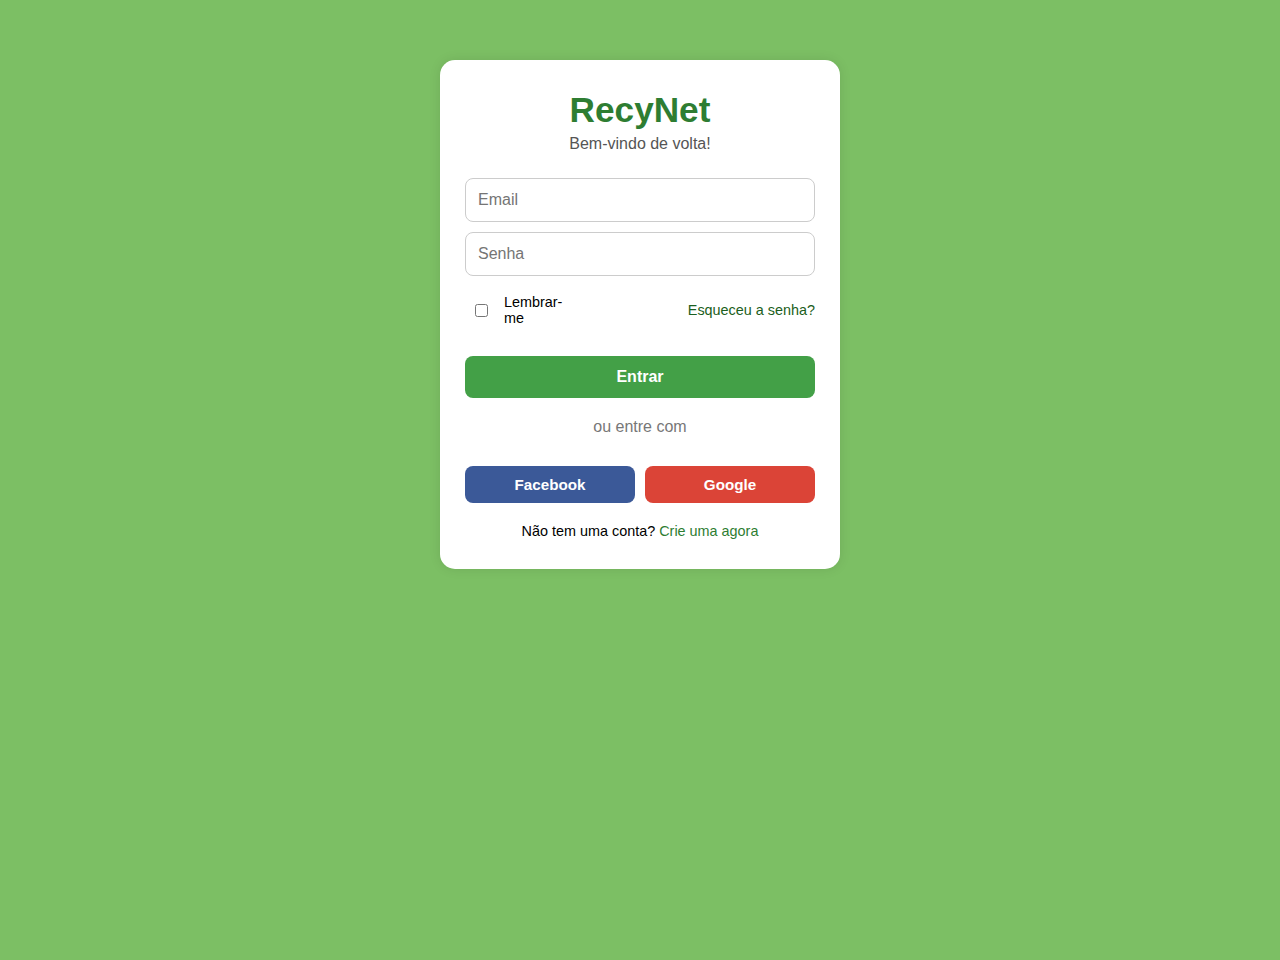
<file: recynet.html>
<!DOCTYPE html>
<html lang="pt-br">
<head>
  <meta charset="UTF-8">
  <meta name="viewport" content="width=device-width, initial-scale=1.0">
  <title>RecyNet - Login</title>
  <link rel="stylesheet" href="recynet.css">
</head>
<body class="login-body">
  <div class="login-container">
    <h1 class="titulo">RecyNet</h1>
    <p class="subtitulo">Bem-vindo de volta!</p>

    <form id="loginForm">
      <input type="email" id="email" placeholder="Email" required>
      <input type="password" id="senha" placeholder="Senha" required>
      <div class="options">
        <label><input type="checkbox"> Lembrar-me</label>
        <a href="#">Esqueceu a senha?</a>
      </div>
      <button type="submit">Entrar</button>
    </form>

    <div class="divider">ou entre com</div>
    <div class="social-buttons">
      <button class="facebook-btn">Facebook</button>
      <button class="google-btn">Google</button>
    </div>

    <p class="criar-conta">Não tem uma conta? <a href="cadastro.html">Crie uma agora</a></p>
  </div>

  <script src="script.js"></script>
</body>
</html>
</file>
<file: cadastro.css>
body {
  background: #e8f5e9;
  font-family: Arial, sans-serif;
  display: flex;
  justify-content: center;
  align-items: center;
  min-height: 100vh;
  padding: 20px;
}

.cadastro-container {
  background: white;
  padding: 30px;
  border-radius: 12px;
  box-shadow: 0 0 10px #ccc;
  width: 100%;
  max-width: 400px;
}

.cadastro-container h1 {
  color: #2e7d32;
  text-align: center;
}

.cadastro-container h2 {
  text-align: center;
  margin-bottom: 20px;
}

input[type="text"],
input[type="email"],
input[type="password"] {
  width: 100%;
  padding: 12px;
  margin: 8px 0;
  border: 1px solid #aaa;
  border-radius: 6px;
  font-size: 1rem;
}

button {
  width: 100%;
  padding: 12px;
  background-color: #43a047;
  color: white;
  font-weight: bold;
  border: none;
  border-radius: 6px;
  cursor: pointer;
  font-size: 1rem;
}

/* RESPONSIVO */
@media (max-width: 400px) {
  .cadastro-container {
    padding: 20px;
  }
}
</file>
<file: recynet.css>
* {
  margin: 0;
  padding: 0;
  box-sizing: border-box;
}

body, html {
  font-family: 'Arial', sans-serif;
  background-color: #7cbf64;
  height: 100%;
}

.login-container {
  background-color: white;
  max-width: 400px;
  margin: 60px auto;
  padding: 30px 25px;
  border-radius: 15px;
  box-shadow: 0 0 12px rgba(0, 0, 0, 0.1);
}

.titulo {
  text-align: center;
  font-size: 2.2rem;
  color: #2e7d32;
  margin-bottom: 5px;
}

.subtitulo {
  text-align: center;
  color: #555;
  margin-bottom: 25px;
}

form {
  display: flex;
  flex-direction: column;
  gap: 10px;
}

input {
  width: 100%;
  padding: 12px;
  border: 1px solid #ccc;
  border-radius: 8px;
  font-size: 1rem;
}

button {
  width: 100%;
  padding: 12px;
  margin-top: 10px;
  background-color: #43a047;
  color: white;
  border: none;
  border-radius: 8px;
  font-size: 1rem;
  font-weight: bold;
  cursor: pointer;
  transition: background 0.3s;
}

button:hover {
  background-color: #388e3c;
}

.options {
  display: flex;
  justify-content: space-between;
  align-items: center;
  font-size: 0.9rem;
  margin-top: 8px;
  margin-bottom: 10px;
}

.options label {
  display: flex;
  align-items: center;
  gap: 6px;
}


.options a {
  color: #1b5e20;
  text-decoration: none;
}

.divider {
  text-align: center;
  margin: 20px 0;
  color: #777;
}

.social-buttons {
  display: flex;
  justify-content: space-between;
  gap: 10px;
}

.facebook-btn,
.google-btn {
  flex: 1;
  padding: 10px;
  font-size: 0.95rem;
  border: none;
  border-radius: 8px;
  cursor: pointer;
}

.facebook-btn {
  background-color: #3b5998;
  color: white;
}

.google-btn {
  background-color: #db4437;
  color: white;
}

.criar-conta {
  text-align: center;
  margin-top: 20px;
  font-size: 0.9rem;
}

.criar-conta a {
  color: #2e7d32;
  text-decoration: none;
}
</file>
<file: index.css>
/* RESET */
* {
  margin: 0;
  padding: 0;
  box-sizing: border-box;
}

body {
  font-family: Arial, sans-serif;
  background-color: #f1f8e9;
  color: #1b5e20;
  min-height: 100vh;
  overflow-x: hidden;
}

/* ANIMAÇÕES */
@keyframes fadeInUp {
  from {
    opacity: 0;
    transform: translateY(30px);
  }
  to {
    opacity: 1;
    transform: translateY(0);
  }
}

.fade {
  opacity: 0;
  animation: fadeInUp 1s ease forwards;
}

.fade:nth-child(1) { animation-delay: 0.2s; }
.fade:nth-child(2) { animation-delay: 0.4s; }
.fade:nth-child(3) { animation-delay: 0.6s; }
.fade:nth-child(4) { animation-delay: 0.8s; }

/* NAVBAR */
.navbar {
  background: #81c784;
  padding: 20px 40px;
  display: flex;
  justify-content: space-between;
  align-items: center;
  flex-wrap: wrap;
  box-shadow: 0 2px 8px rgba(0, 0, 0, 0.1);
  animation: fadeInUp 0.8s ease forwards;
}

.logo {
  font-size: 1.8rem;
  font-weight: bold;
  color: #1b5e20;
}

.menu-centro {
  display: flex;
  gap: 10px;
  flex-wrap: wrap;
}

.menu-centro .botao {
  padding: 10px 18px;
  background: #e8f5e9;
  color: #2e7d32;
  border: none;
  border-radius: 25px;
  font-weight: bold;
  text-decoration: none;
  transition: 0.3s;
}

.menu-centro .botao:hover {
  background: #c8e6c9;
}

.menu-centro .botao.ativo {
  background: #2e7d32;
  color: white;
}

/* CONTEÚDO PRINCIPAL */
.home-container {
  max-width: 960px;
  margin: auto;
  padding: 40px 20px;
  text-align: center;
}

.apresentacao h1 {
  font-size: 2.5rem;
  margin-bottom: 15px;
  color: #2e7d32;
  animation: fadeInUp 1s ease forwards;
}

.apresentacao p {
  font-size: 1.2rem;
  color: #33691e;
  margin-bottom: 40px;
  animation: fadeInUp 1.2s ease forwards;
}

.sobre, .projetos, .impacto {
  background: white;
  margin-bottom: 30px;
  padding: 30px;
  border-radius: 12px;
  box-shadow: 0 0 10px rgba(0,0,0,0.08);
  text-align: left;
  animation: fadeInUp 1s ease forwards;
}

.sobre h2, .projetos h2, .impacto h2 {
  color: #2e7d32;
  margin-bottom: 15px;
  font-size: 1.6rem;
}

.sobre p, .projetos li, .impacto p {
  font-size: 1rem;
  line-height: 1.6;
  margin-bottom: 10px;
  color: #4e944f;
}

.projetos ul {
  list-style: none;
  padding-left: 0;
}

footer {
  text-align: center;
  padding: 20px;
  font-size: 0.9rem;
  background: #e0e0e0;
  color: #1b5e20;
  margin-top: 50px;
  animation: fadeInUp 1s ease forwards;
}

@media (max-width: 768px) {
  .navbar {
    flex-direction: column;
    gap: 10px;
  }

  .home-container {
    padding: 20px;
  }

  .menu-centro {
    justify-content: center;
  }
}
</file>
<file: admin.css>
/* === RESET & BASE === */
* {
  margin: 0;
  padding: 0;
  box-sizing: border-box;
}

body {
  font-family: 'Inter', sans-serif;
  background-color: #f4fdf4;
  color: #2e2e2e;
}

/* === CONTAINER PADRÃO === */
.container {
  width: 90%;
  max-width: 1200px;
  margin: 0 auto;
  padding: 2rem 0;
}

/* === HEADER COM GRADIENTE === */
.header {
  background: linear-gradient(90deg, #7cbf64, #4c9141);
  color: white;
  padding: 2rem 0;
  text-align: center;
  box-shadow: 0 2px 6px rgba(0, 0, 0, 0.1);
}

.header h1 {
  font-size: 2rem;
}

.header p {
  margin-top: 0.5rem;
  font-size: 1rem;
}

/* === DASHBOARD CARDS === */
.cards {
  display: flex;
  flex-wrap: wrap;
  gap: 1.5rem;
  margin-bottom: 2rem;
}

.card {
  flex: 1 1 240px;
  background-color: white;
  padding: 1.5rem;
  border-left: 6px solid #7cbf64;
  border-radius: 8px;
  box-shadow: 0 2px 10px rgba(0, 0, 0, 0.05);
  transition: transform 0.2s, background-color 0.3s;
  cursor: pointer;
}

.card:hover {
  background-color: #e7fbe1;
  transform: translateY(-5px);
}

.card h3 {
  margin-bottom: 0.5rem;
  color: #4c9141;
  display: flex;
  align-items: center;
  gap: 0.5rem;
}

.card h3::before {
  content: "🌿";
  font-size: 1.2rem;
}

/* === GRÁFICO DE BARRAS === */
.grafico h2 {
  margin-bottom: 1rem;
  color: #4c9141;
}

.bar-chart {
  display: flex;
  justify-content: space-between;
  align-items: flex-end;
  gap: 1rem;
  height: 200px;
  margin-bottom: 2rem;
  background: linear-gradient(180deg, #ebf5e7, #d9f2d3);
  padding: 1rem;
  border-radius: 8px;
  flex-wrap: nowrap;
  overflow-x: auto;
}

.bar {
  flex: 1;
  background: linear-gradient(180deg, #7cbf64, #4c9141);
  position: relative;
  border-radius: 6px 6px 0 0;
  display: flex;
  align-items: flex-end;
  justify-content: center;
  min-width: 50px;
  transition: height 0.6s ease;
}

.bar span {
  position: absolute;
  bottom: -1.5rem;
  font-weight: 600;
  color: #333;
  text-align: center;
  font-size: 0.9rem;
}

/* === TABELA RELATÓRIO === */
.tabela-relatorio h2 {
  margin-bottom: 1rem;
  color: #4c9141;
}

.tabela-container {
  overflow-x: auto;
}

table {
  width: 100%;
  border-collapse: collapse;
  background-color: white;
  box-shadow: 0 2px 8px rgba(0, 0, 0, 0.05);
  border-radius: 8px;
  overflow: hidden;
}

th, td {
  padding: 1rem;
  text-align: left;
  border-bottom: 1px solid #e2e8f0;
}

th {
  background-color: #d9f2d3;
  font-weight: 600;
  color: #2f6627;
}

/* === FOOTER === */
footer {
  text-align: center;
  padding: 1rem;
  background-color: #d9f2d3;
  font-size: 0.9rem;
  color: #555;
  margin-top: 2rem;
}

/* === NAVBAR === */
.navbar {
  background: linear-gradient(90deg, #7cbf64, #4c9141);
  box-shadow: 0 2px 8px rgba(0,0,0,0.1);
  position: sticky;
  top: 0;
  z-index: 9999;
}

.nav-container {
  display: flex;
  justify-content: space-between;
  align-items: center;
  padding: 1rem 0;
  position: relative;
}

.nav-logo {
  color: white;
  font-size: 1.4rem;
  font-weight: 700;
}

.menu-toggle {
  font-size: 1.5rem;
  background: none;
  border: none;
  color: white;
  display: none;
  cursor: pointer;
  z-index: 1001;
}

.nav-links {
  display: flex;
  list-style: none;
  gap: 1.5rem;
}

.nav-links a {
  color: white;
  text-decoration: none;
  font-weight: 500;
  position: relative;
}

.nav-links a::after {
  content: '';
  display: block;
  height: 2px;
  background: white;
  width: 0;
  transition: width 0.3s;
  position: absolute;
  bottom: -4px;
  left: 0;
}

.nav-links a:hover::after {
  width: 100%;
}

/* === RESPONSIVO === */
@media (max-width: 768px) {
  .menu-toggle {
    display: block;
    z-index: 1001;
  }

  .nav-links {
    display: none;
    flex-direction: column;
    background-color: #4c9141;
    width: 100%;
    position: absolute;
    top: 100%;
    left: 0;
    z-index: 1000;
  }

  .nav-links li {
    text-align: center;
    padding: 1rem 0;
  }

  .nav-links.active {
    display: flex;
  }

  .cards {
    flex-direction: column;
  }

  .bar-chart {
    flex-direction: row;
    height: 160px;
    overflow-x: auto;
    gap: 12px;
  }

  .bar {
    width: 50px;
    height: 10px;
    border-radius: 6px;
    background: linear-gradient(90deg, #7cbf64, #4c9141);
    flex: none;
  }

  .bar span {
    position: relative;
    bottom: auto;
    color: white;
    font-weight: 600;
    font-size: 0.8rem;
  }
}
</file>
<file: cooperado.css>
/* RESET */
* {
  margin: 0;
  padding: 0;
  box-sizing: border-box;
}

body {
  font-family: Arial, sans-serif;
  background-color: #7cbf64;
  color: #1b5e20;
  min-height: 100vh;
}

/* NAVBAR */
.navbar {
  width: 100%;
  background: #81c784;
  display: grid;
  grid-template-columns: 1fr auto 1fr;
  align-items: center;
  padding: 20px 30px;
  gap: 10px;
  box-shadow: 0 2px 8px rgba(0, 0, 0, 0.1);
}

.logo {
  font-size: 1.8rem;
  font-weight: bold;
  color: #1b5e20;
  display: flex;
  align-items: center;
  gap: 8px;
  justify-self: start;
}

.menu-centro {
  display: flex;
  gap: 10px;
  flex-wrap: wrap;
  justify-self: center;
}

.menu-centro .botao {
  background: #e8f5e9;
  color: #2e7d32;
  padding: 10px 18px;
  border-radius: 25px;
  font-weight: bold;
  text-decoration: none;
  transition: 0.2s;
}

.menu-centro .botao:hover {
  background: #c8e6c9;
}

.menu-centro .botao.ativo {
  background: #2e7d32;
  color: white;
}

.menu-direita {
  display: flex;
  gap: 15px;
  flex-wrap: wrap;
  justify-self: end;
}

.menu-direita a {
  text-decoration: none;
  color: #0d47a1;
  font-weight: bold;
}

.menu-direita a:hover {
  text-decoration: underline;
}

/* CONTEÚDO PRINCIPAL */
main {
  max-width: 1300px;
  margin: auto;
  padding: 50px 40px;
  background: #a5d6a7;
  border-radius: 16px;
  box-shadow: 0 0 20px rgba(0,0,0,0.15);
}

.boas-vindas {
  display: flex;
  flex-wrap: wrap;
  gap: 60px;
  justify-content: center;
  align-items: flex-start;
}

.mapa-container {
  flex: 1 1 450px;
  background: white;
  border-radius: 15px;
  padding: 25px;
  box-shadow: 0 0 15px rgba(0,0,0,0.15);
}

.mapa-container h2 {
  font-size: 1.6rem;
  margin-bottom: 15px;
  color: #2e7d32;
  text-align: center;
}

.mapa-container iframe {
  width: 100%;
  height: 300px;
  border: none;
  border-radius: 10px;
}

.info-container {
  flex: 1 1 450px;
  background: white;
  border-radius: 15px;
  padding: 25px;
  box-shadow: 0 0 15px rgba(0,0,0,0.15);
  color: #1b5e20;
  text-align: center;
  font-size: 1.2rem;
  line-height: 1.6;
}

.info-container h2 {
  font-size: 1.6rem;
  margin-bottom: 15px;
  color: #2e7d32;
}

footer {
  margin-top: 50px;
  text-align: center;
  padding: 20px;
  font-size: 0.9rem;
  color: #1b5e20;
}

/* RESPONSIVO */
@media (max-width: 768px) {
  .navbar {
    grid-template-columns: 1fr;
    text-align: center;
    padding: 15px;
  }

  .logo,
  .menu-centro,
  .menu-direita {
    justify-self: center;
  }

  main {
    padding: 30px 20px;
  }

  .boas-vindas {
    flex-direction: column;
    align-items: center;
  }

  .info-container,
  .mapa-container {
    width: 100%;
  }
}
</file>
<file: locais.css>
/* RESET */
* {
  margin: 0;
  padding: 0;
  box-sizing: border-box;
}

body {
  font-family: Arial, sans-serif;
  background-color: #7cbf64;
  color: #1b5e20;
  min-height: 100vh;
}

/* ========== NAVBAR ========== */
.navbar {
  width: 100%;
  background: #81c784;
  display: grid;
  grid-template-columns: 1fr auto 1fr;
  align-items: center;
  padding: 20px 30px;
  gap: 10px;
  box-shadow: 0 2px 8px rgba(0, 0, 0, 0.1);
}

/* Navbar – logo */
.logo {
  font-size: 1.8rem;
  font-weight: bold;
  color: #1b5e20;
  display: flex;
  align-items: center;
  gap: 8px;
  justify-self: start;
}

/* Navbar – botões centrais */
.menu-centro {
  display: flex;
  gap: 10px;
  flex-wrap: wrap;
  justify-self: center;
}

.menu-centro .botao {
  background: #e8f5e9;
  color: #2e7d32;
  padding: 10px 18px;
  border-radius: 25px;
  font-weight: bold;
  text-decoration: none;
  transition: 0.2s;
}

.menu-centro .botao:hover {
  background: #c8e6c9;
}

.menu-centro .botao.ativo {
  background: #2e7d32;
  color: white;
}

/* Navbar – links à direita */
.menu-direita {
  display: flex;
  gap: 15px;
  flex-wrap: wrap;
  justify-self: end;
}

.menu-direita a {
  text-decoration: none;
  color: #0d47a1;
  font-weight: bold;
}

.menu-direita a:hover {
  text-decoration: underline;
}

/* ========== TÍTULO ========== */
header h1 {
  text-align: center;
  font-size: 2rem;
  margin: 30px 0 20px;
  color: #1b5e20;
}

/* ========== CAMPO DE BUSCA ========== */
input[type="search"] {
  width: 100%;
  max-width: 600px;
  margin: 0 auto 30px;
  display: block;
  padding: 12px;
  border: 2px solid #c8e6c9;
  border-radius: 10px;
  font-size: 1rem;
  background: white;
}

/* ========== FILTROS ========== */
.filtros {
  display: flex;
  flex-wrap: wrap;
  justify-content: center;
  gap: 10px;
  margin-bottom: 40px;
}

.filtros label {
  background: #f1f8e9;
  padding: 8px 14px;
  border-radius: 20px;
  font-weight: bold;
  color: #2e7d32;
  cursor: pointer;
}

.filtros input[type="checkbox"] {
  margin-right: 5px;
}

/* ========== LOCAIS DE COLETA ========== */
.local {
  background: white;
  border-radius: 12px;
  padding: 20px;
  margin: 0 auto 30px;
  box-shadow: 0 4px 12px rgba(0, 0, 0, 0.1);
  max-width: 800px;
}

.local p {
  margin: 5px 0;
  color: #333;
}

.local a {
  color: #1e88e5;
  font-weight: bold;
  text-decoration: none;
  display: inline-block;
  margin-top: 10px;
}

.local a:hover {
  text-decoration: underline;
}

.local iframe {
  border-radius: 10px;
  margin-top: 10px;
}

/* ========== RESPONSIVO ========== */
@media (max-width: 768px) {
  .navbar {
    grid-template-columns: 1fr;
    text-align: center;
    padding: 15px;
  }

  .logo,
  .menu-centro,
  .menu-direita {
    justify-self: center;
  }

  input[type="search"] {
    width: 90%;
  }

  .filtros {
    padding: 0 10px;
  }

  .local {
    padding: 15px;
    margin: 0 10px 30px;
  }
}
</file>
<file: noticias.css>
/* RESET */
* {
  margin: 0;
  padding: 0;
  box-sizing: border-box;
}

body {
  font-family: Arial, sans-serif;
  background-color: #bcbcbc;
  color: #1b5e20;
  padding: 20px;
  min-height: 100vh;
}

/* NAVBAR GERAL */
.navbar {
  display: flex;
  justify-content: space-between;
  align-items: center;
  background: #a5d6a7;
  padding: 20px 40px;
  flex-wrap: wrap;
  gap: 10px;
  box-shadow: 0 2px 8px rgba(0, 0, 0, 0.1);
}

/* LOGO RECICLAGEM */
.logo {
  font-size: 1.8rem;
  font-weight: bold;
  color: #1b5e20;
}

/* MENUS CENTRAIS */
.menu-centro {
  display: flex;
  flex-wrap: wrap;
  gap: 10px;
  justify-content: center;
}

.menu-centro .botao {
  padding: 10px 18px;
  background: #e8f5e9;
  color: #2e7d32;
  border: none;
  border-radius: 25px;
  font-weight: bold;
  text-decoration: none;
  transition: 0.3s;
}

.menu-centro .botao:hover {
  background: #c8e6c9;
}

/* BOTÃO ATIVO (DESTACADO NA PÁGINA ATUAL) */
.menu-centro .botao.ativo {
  background: #2e7d32;
  color: white;
}

.menu-direita {
  display: flex;
  gap: 15px;
  flex-wrap: wrap;
}

.menu-direita a {
  text-decoration: none;
  color: #0d47a1;
  font-weight: bold;
  transition: 0.2s;
}

.menu-direita a:hover {
  text-decoration: underline;
}

.menu-direita a.ativo {
  text-decoration: underline;
  color: #0d47a1;
}

/* CONTEÚDO PRINCIPAL */
main {
  max-width: 1000px;
  margin: auto;
  padding: 30px 20px;
  text-align: center;
}

.titulo {
  font-size: 2.2rem;
  margin-bottom: 30px;
  color: #1b5e20;
}

article.local {
  background: white;
  padding: 25px;
  border-radius: 12px;
  box-shadow: 0 4px 12px rgba(0, 0, 0, 0.1);
  text-align: left;
  margin-bottom: 30px;
}

article.local h2 {
  color: #2e7d32;
  margin-bottom: 10px;
  font-size: 1.4rem;
}

article.local a {
  color: #1e88e5;
  font-weight: bold;
  text-decoration: none;
}

article.local a:hover {
  text-decoration: underline;
}

article.local img {
  width: 100%;
  height: auto;
  border-radius: 10px;
  margin-bottom: 15px;
  display: block;
}

/* RODAPÉ */
footer {
  margin-top: 50px;
  text-align: center;
  padding: 20px;
  font-size: 0.9rem;
  color: #1b5e20;
}

/* RESPONSIVO */
@media (max-width: 768px) {
  .navbar {
    flex-direction: column;
    align-items: center;
  }

  .logo,
  .menu-centro,
  .menu-direita {
    justify-content: center;
  }

  main {
    padding: 20px 15px;
  }
}
</file>
<file: perfil.css>
/* RESET */
* {
  margin: 0;
  padding: 0;
  box-sizing: border-box;
}

body {
  font-family: Arial, sans-serif;
  background-color: #7cbf64;
  color: #1b5e20;
  min-height: 100vh;
}

/* NAVBAR */
.navbar {
  width: 100%;
  background: #81c784;
  display: grid;
  grid-template-columns: 1fr auto 1fr;
  align-items: center;
  padding: 20px 30px;
  gap: 10px;
  box-shadow: 0 2px 8px rgba(0, 0, 0, 0.1);
}

.logo {
  font-size: 1.8rem;
  font-weight: bold;
  color: #1b5e20;
  display: flex;
  align-items: center;
  gap: 8px;
  justify-self: start;
}

.menu-centro {
  display: flex;
  gap: 10px;
  flex-wrap: wrap;
  justify-self: center;
}

.menu-centro .botao {
  background: #e8f5e9;
  color: #2e7d32;
  padding: 10px 18px;
  border-radius: 25px;
  font-weight: bold;
  text-decoration: none;
  transition: 0.2s;
}

.menu-centro .botao:hover {
  background: #c8e6c9;
}

.menu-centro .botao.ativo {
  background: #2e7d32;
  color: white;
}

.menu-direita {
  display: flex;
  gap: 15px;
  flex-wrap: wrap;
  justify-self: end;
}

.menu-direita a {
  text-decoration: none;
  color: #0d47a1;
  font-weight: bold;
  transition: 0.2s;
}

.menu-direita a:hover {
  text-decoration: underline;
}

.menu-direita a.ativo {
  text-decoration: underline;
  color: #0d47a1;
}

/* CONTEÚDO DO PERFIL */
.perfil-container {
  max-width: 600px;
  margin: 40px auto;
  padding: 30px;
  background: white;
  border-radius: 12px;
  box-shadow: 0 0 12px rgba(0,0,0,0.1);
  text-align: center;
}

.titulo {
  font-size: 2.2rem;
  margin-bottom: 25px;
  color: #1b5e20;
}

.info {
  font-size: 1rem;
  margin-bottom: 15px;
  color: #2e7d32;
}

.botoes {
  margin-top: 20px;
  display: flex;
  justify-content: center;
  gap: 15px;
  flex-wrap: wrap;
}

.botao-acao {
  background: #2e7d32;
  color: white;
  padding: 10px 20px;
  border: none;
  border-radius: 10px;
  font-weight: bold;
  cursor: pointer;
  transition: background 0.3s;
}

.botao-acao:hover {
  background: #1b5e20;
}

footer {
  margin-top: 50px;
  text-align: center;
  padding: 20px;
  font-size: 0.9rem;
  color: #1b5e20;
}

@media (max-width: 768px) {
  .navbar {
    grid-template-columns: 1fr;
    text-align: center;
    padding: 15px;
  }

  .logo,
  .menu-centro,
  .menu-direita {
    justify-self: center;
  }

  .perfil-container {
    padding: 20px 15px;
  }
}
</file>
<file: pontuacao.css>
/* RESET & BASE */
* {
  margin: 0;
  padding: 0;
  box-sizing: border-box;
}

body {
  font-family: 'Arial', sans-serif;
  background: #7cbf64;
  color: #1b5e20;
  min-height: 100vh;
}

/* ========== NAVBAR ========== */
.navbar {
  background: #81c784;
  padding: 15px 30px;
  display: flex;
  justify-content: space-between;
  align-items: center;
  flex-wrap: wrap;
  gap: 10px;
  box-shadow: 0 2px 6px rgba(0, 0, 0, 0.1);
}

.logo {
  font-size: 2rem;
  font-weight: bold;
  color: #1b5e20;
  display: flex;
  align-items: center;
  gap: 10px;
}

.menu-centro {
  display: flex;
  flex-wrap: wrap;
  gap: 10px;
  justify-content: center;
}

.menu-centro .botao {
  padding: 10px 18px;
  background: white;
  color: #1b5e20;
  border-radius: 25px;
  font-weight: bold;
  text-decoration: none;
  transition: 0.3s;
}

.menu-centro .botao:hover {
  background: #c8e6c9;
}

.menu-centro .botao.ativo {
  background: #2e7d32;
  color: white;
}

.menu-direita {
  display: flex;
  gap: 15px;
  flex-wrap: wrap;
}

.menu-direita a {
  text-decoration: none;
  color: #0d47a1;
  font-weight: bold;
}

.menu-direita a:hover {
  text-decoration: underline;
}

/* ========== CONTEÚDO ========== */
main {
  max-width: 1100px;
  margin: auto;
  padding: 40px 20px;
  text-align: center;
}

.titulo {
  font-size: 2.2rem;
  margin-bottom: 10px;
}

.subtitulo {
  font-size: 1.1rem;
  color: #2e7d32;
  margin-bottom: 30px;
}

/* ========== TABELA DE MATERIAIS ========== */
.tabela-materiais {
  width: 100%;
  max-width: 800px;
  margin: 0 auto;
  border-collapse: collapse;
  background: white;
  border-radius: 12px;
  overflow: hidden;
  box-shadow: 0 0 12px rgba(0, 0, 0, 0.1);
  font-size: 1rem;
}

.tabela-materiais thead {
  background-color: #2e7d32;
  color: white;
}

.tabela-materiais th,
.tabela-materiais td {
  padding: 15px;
  text-align: center;
  border-bottom: 1px solid #e0e0e0;
}

.tabela-materiais tbody tr:last-child td {
  border-bottom: none;
}

.tabela-materiais tr:hover {
  background-color: #f1f8e9;
}

/* ========== RESPONSIVO ========== */
@media (max-width: 768px) {
  .menu-centro,
  .menu-direita {
    justify-content: center;
  }

  .navbar {
    padding: 15px;
    text-align: center;
  }

  .logo {
    justify-content: center;
    width: 100%;
  }

  .tabela-materiais th,
  .tabela-materiais td {
    padding: 12px 8px;
    font-size: 0.95rem;
  }
}
</file>
<file: recompensas.css>
/* RESET */
* {
  margin: 0;
  padding: 0;
  box-sizing: border-box;
}

body {
  font-family: Arial, sans-serif;
  background-color: #7cbf64;
  color: #1b5e20;
  min-height: 100vh;
}

/* NAVBAR */
.navbar {
  width: 100%;
  background: #81c784;
  display: grid;
  grid-template-columns: 1fr auto 1fr;
  align-items: center;
  padding: 20px 30px;
  gap: 10px;
  box-shadow: 0 2px 8px rgba(0, 0, 0, 0.1);
}

.logo {
  font-size: 1.8rem;
  font-weight: bold;
  color: #1b5e20;
  display: flex;
  align-items: center;
  gap: 8px;
  justify-self: start;
}

.menu-centro {
  display: flex;
  gap: 10px;
  flex-wrap: wrap;
  justify-self: center;
}

.menu-centro .botao {
  background: #e8f5e9;
  color: #2e7d32;
  padding: 10px 18px;
  border-radius: 25px;
  font-weight: bold;
  text-decoration: none;
  transition: 0.2s;
}

.menu-centro .botao:hover {
  background: #c8e6c9;
}

.menu-centro .botao.ativo {
  background: #2e7d32;
  color: white;
}

.menu-direita {
  display: flex;
  gap: 15px;
  flex-wrap: wrap;
  justify-self: end;
}

.menu-direita a {
  text-decoration: none;
  color: #0d47a1;
  font-weight: bold;
}

.menu-direita a:hover {
  text-decoration: underline;
}

/* CONTEÚDO PRINCIPAL */
main {
  max-width: 1200px;
  margin: auto;
  padding: 50px 20px;
  text-align: center;
}

.titulo {
  font-size: 2.2rem;
  margin-bottom: 10px;
  color: #1b5e20;
}

.saldo {
  font-size: 1.1rem;
  color: #2e7d32;
  margin-bottom: 40px;
}

.recompensas-grid {
  display: grid;
  grid-template-columns: repeat(auto-fit, minmax(240px, 1fr));
  gap: 30px;
  padding: 0 10px;
}

.recompensa-card {
  background: white;
  padding: 25px 20px;
  border-radius: 16px;
  box-shadow: 0 0 12px rgba(0,0,0,0.1);
  display: flex;
  flex-direction: column;
  align-items: center;
  transition: transform 0.2s ease, background 0.3s;
}

.recompensa-card:hover {
  transform: translateY(-5px);
  background: #f1f8e9;
}

.recompensa-card img {
  width: 100%;
  max-width: 160px;
  height: auto;
  margin-bottom: 15px;
  border-radius: 8px;
}

.recompensa-card h2 {
  font-size: 1.3rem;
  margin-bottom: 10px;
  color: #2e7d32;
}

.recompensa-card p {
  font-size: 1rem;
  margin-bottom: 15px;
  color: #33691e;
}

.recompensa-card button {
  padding: 10px 20px;
  background: #2e7d32;
  color: white;
  border: none;
  border-radius: 10px;
  font-weight: bold;
  cursor: pointer;
  transition: background 0.3s ease;
}

.recompensa-card button:hover {
  background: #1b5e20;
}

footer {
  margin-top: 50px;
  text-align: center;
  padding: 20px;
  font-size: 0.9rem;
  color: #1b5e20;
}

/* RESPONSIVO */
@media (max-width: 768px) {
  .navbar {
    grid-template-columns: 1fr;
    text-align: center;
    padding: 15px;
  }

  .logo,
  .menu-centro,
  .menu-direita {
    justify-self: center;
  }

  .menu-direita {
    justify-content: center;
    gap: 10px;
  }

  .recompensas-grid {
    grid-template-columns: 1fr;
  }

  .recompensa-card {
    width: 100%;
  }
}
</file>
